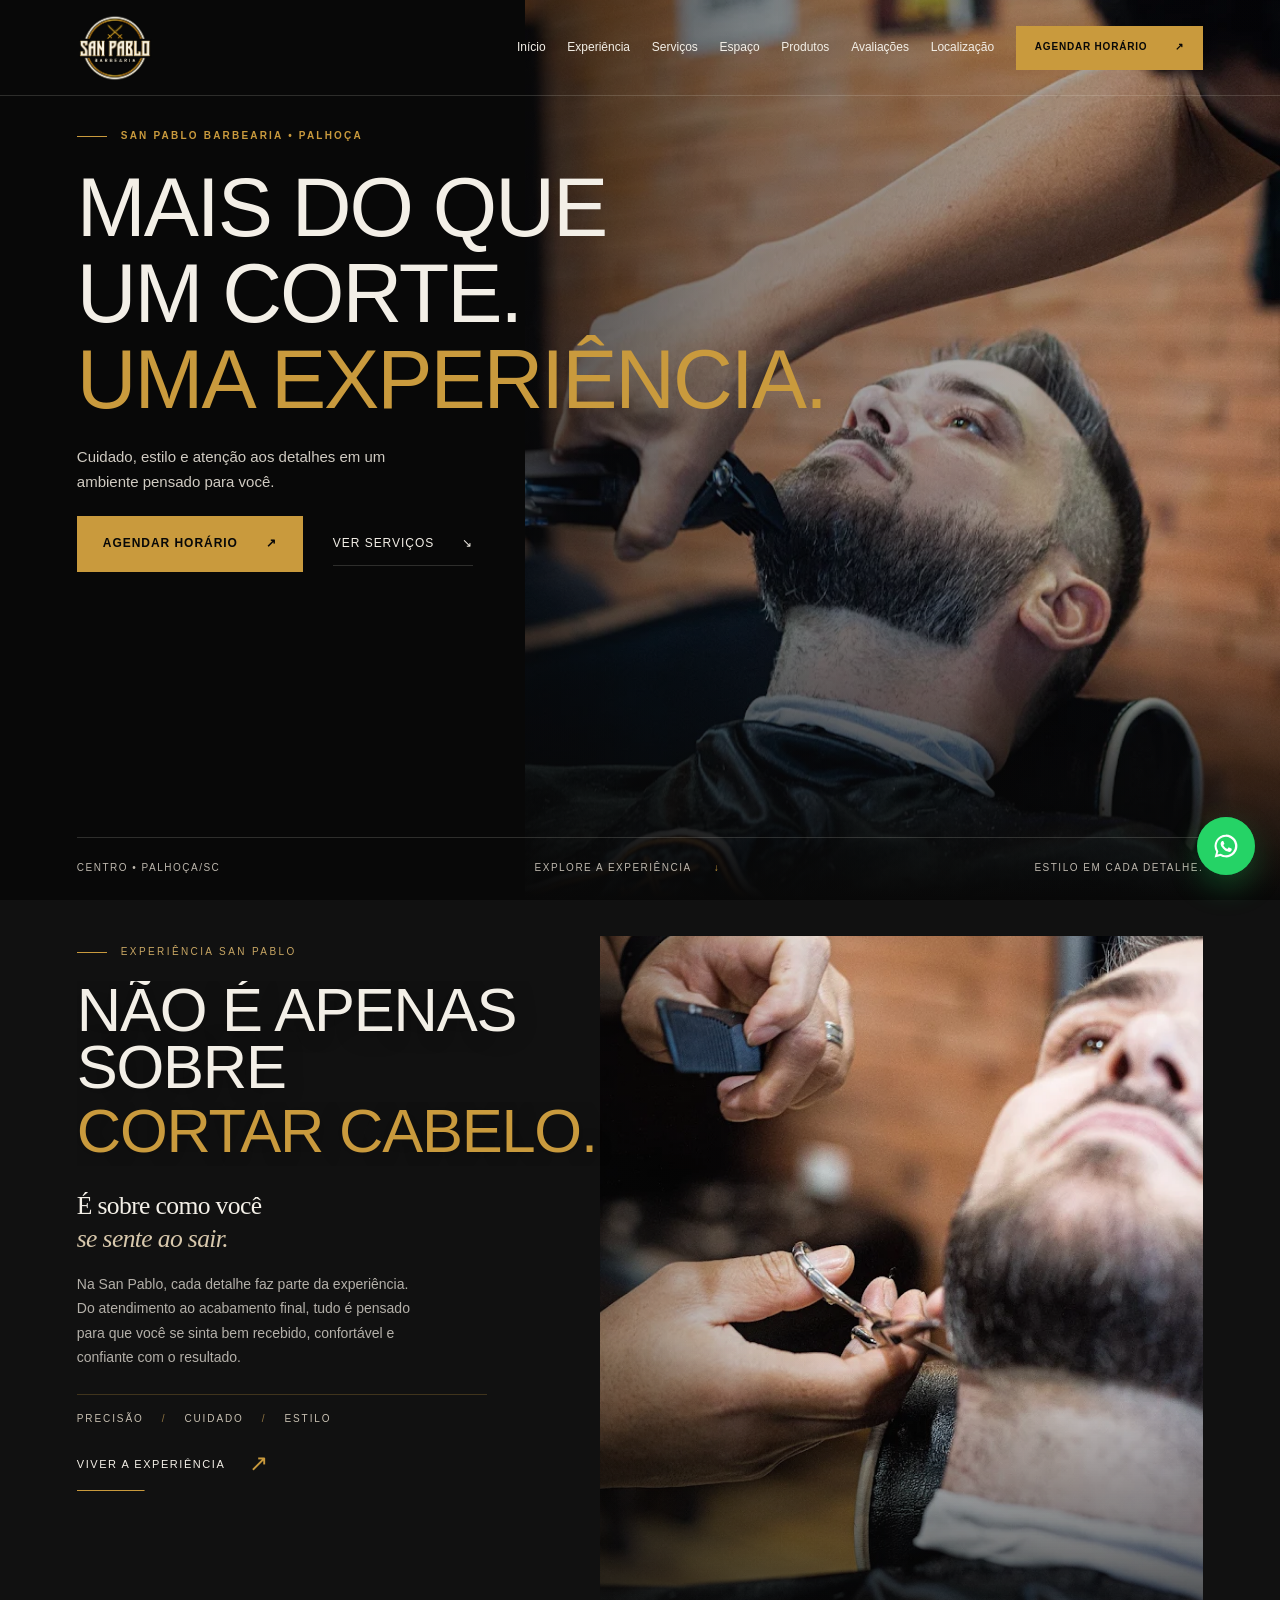
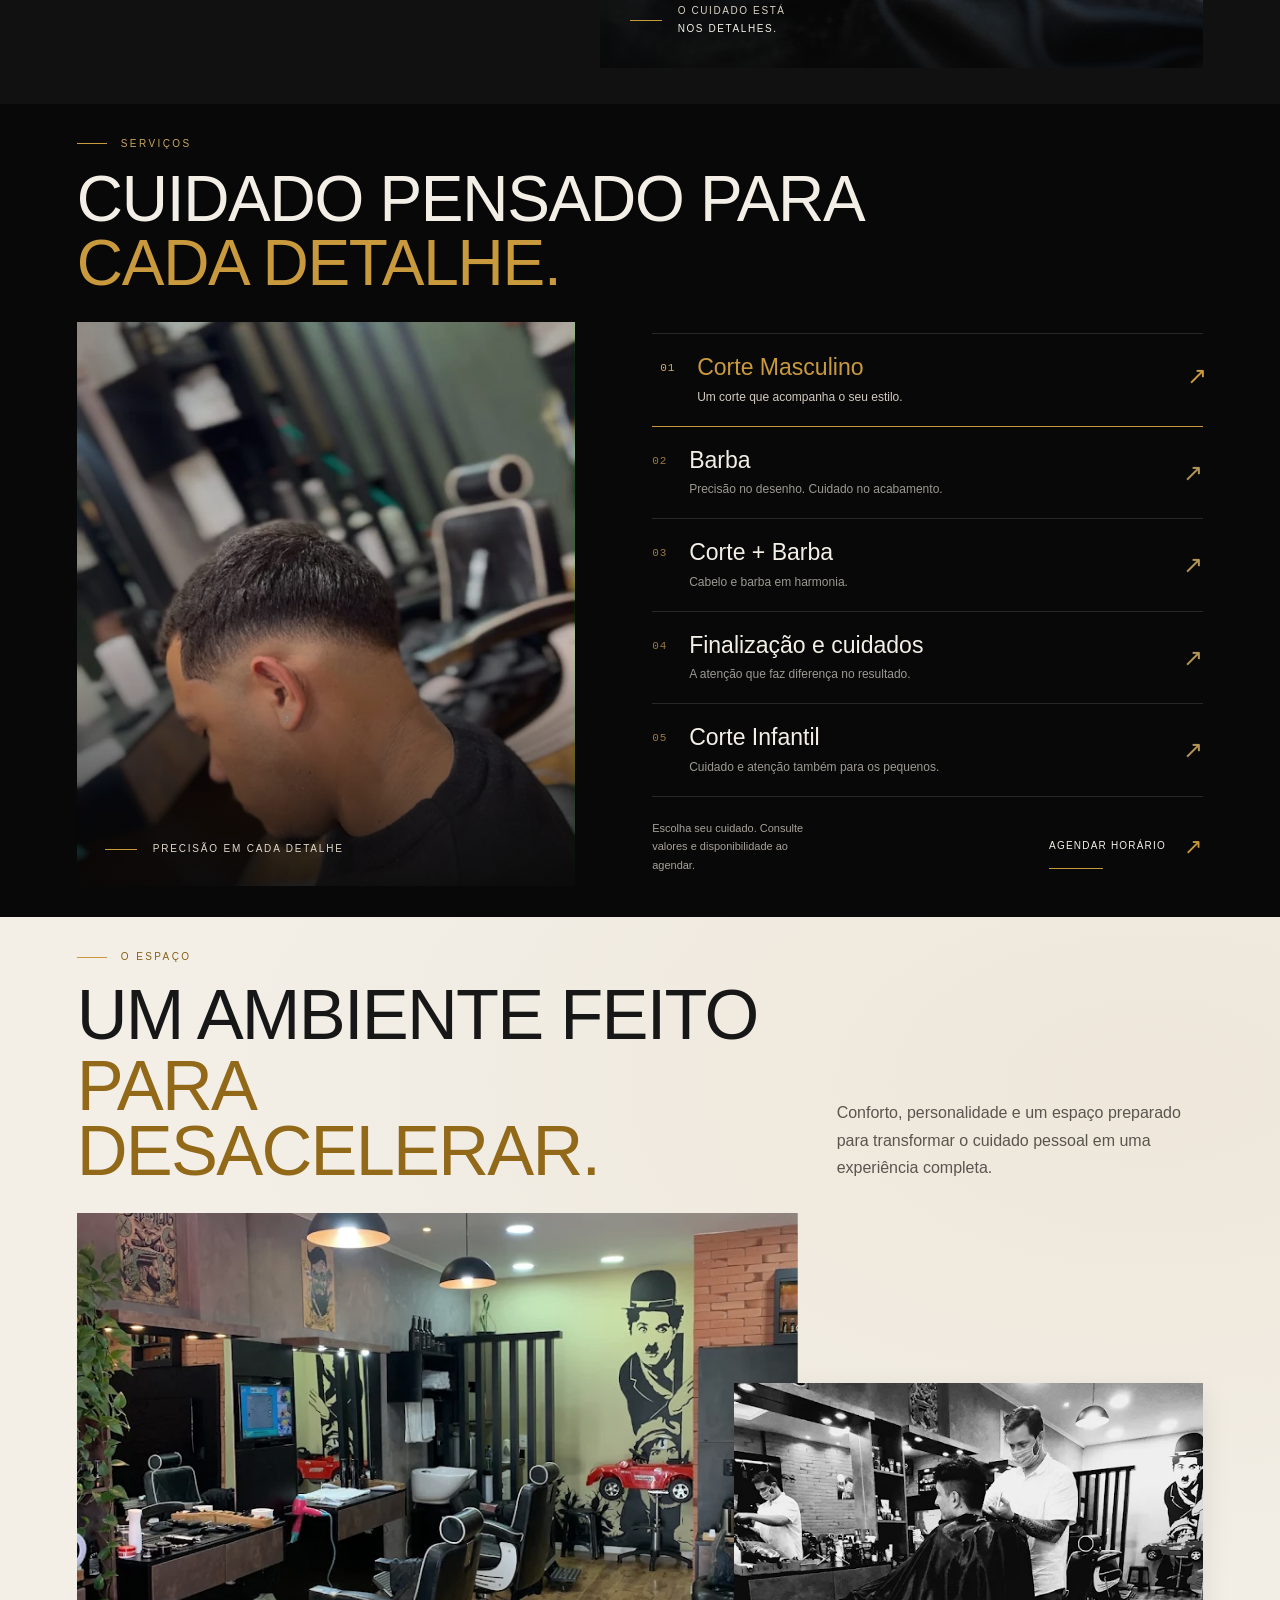
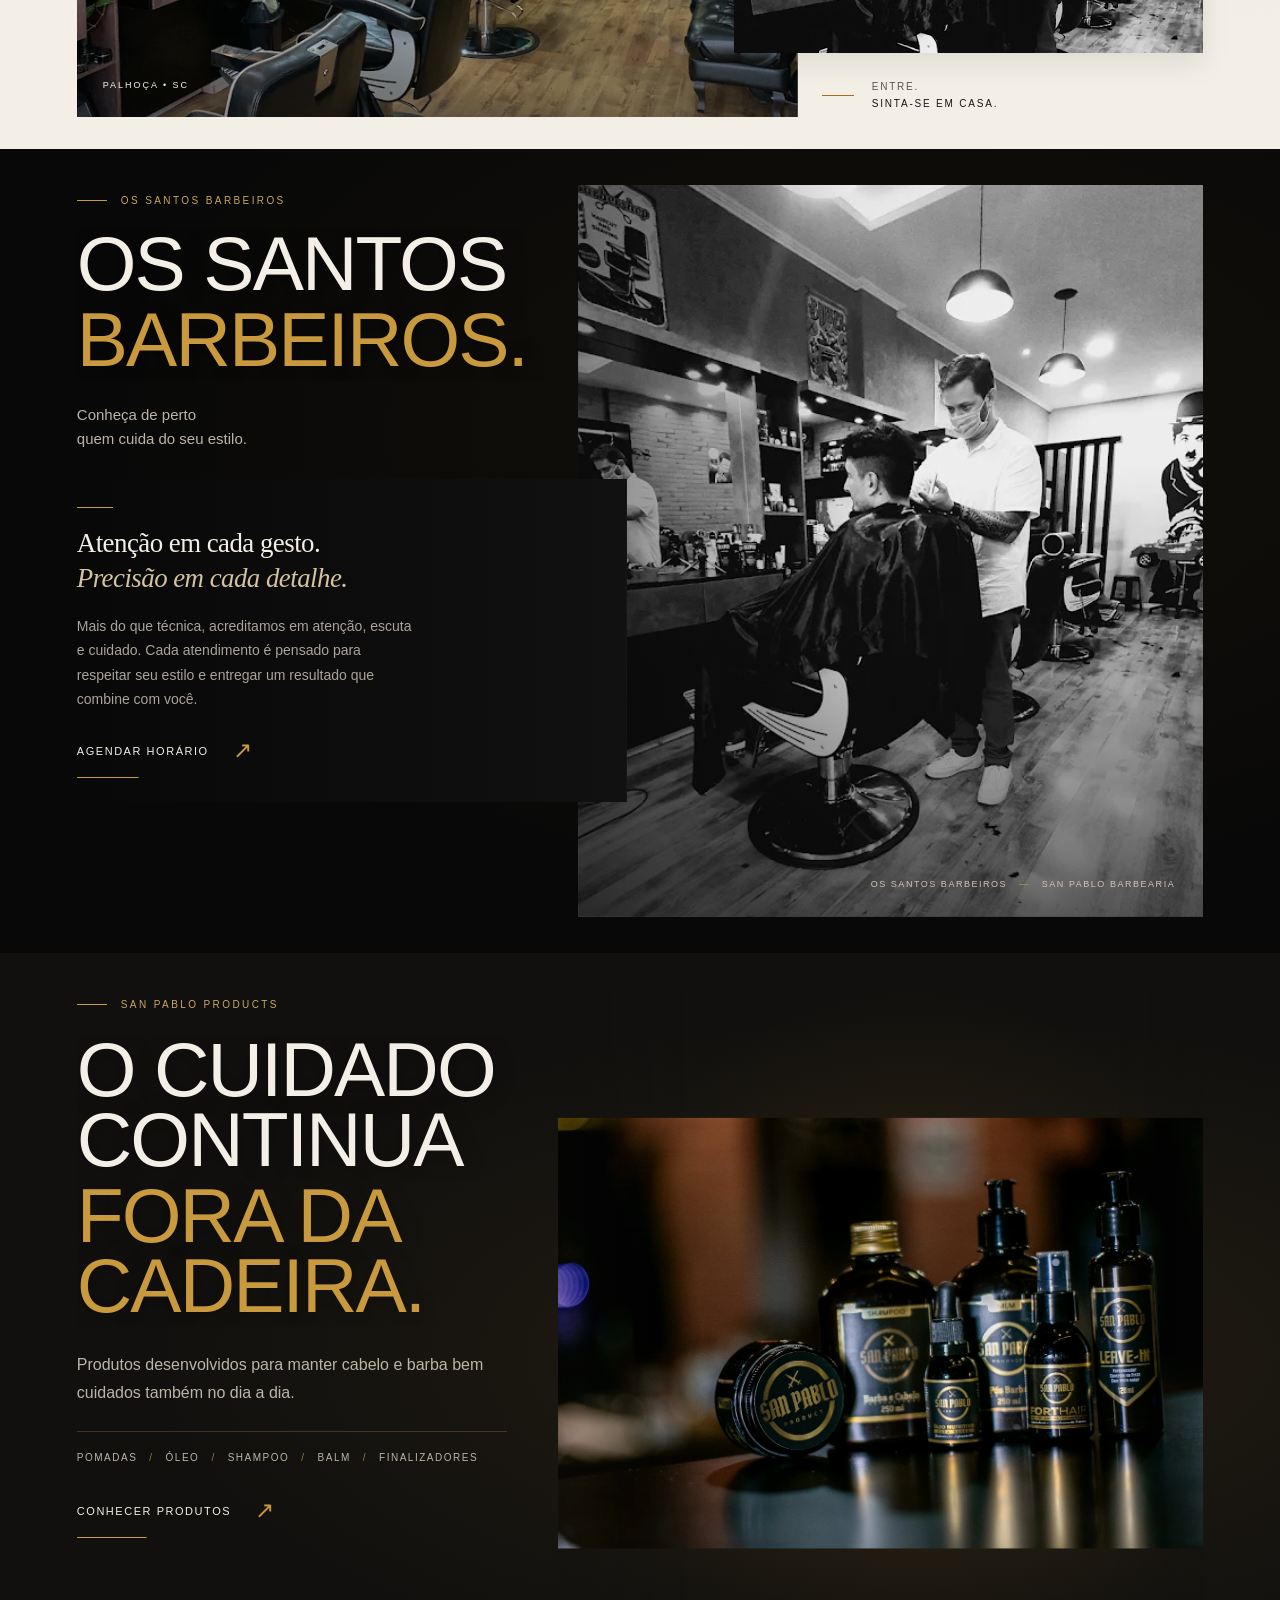
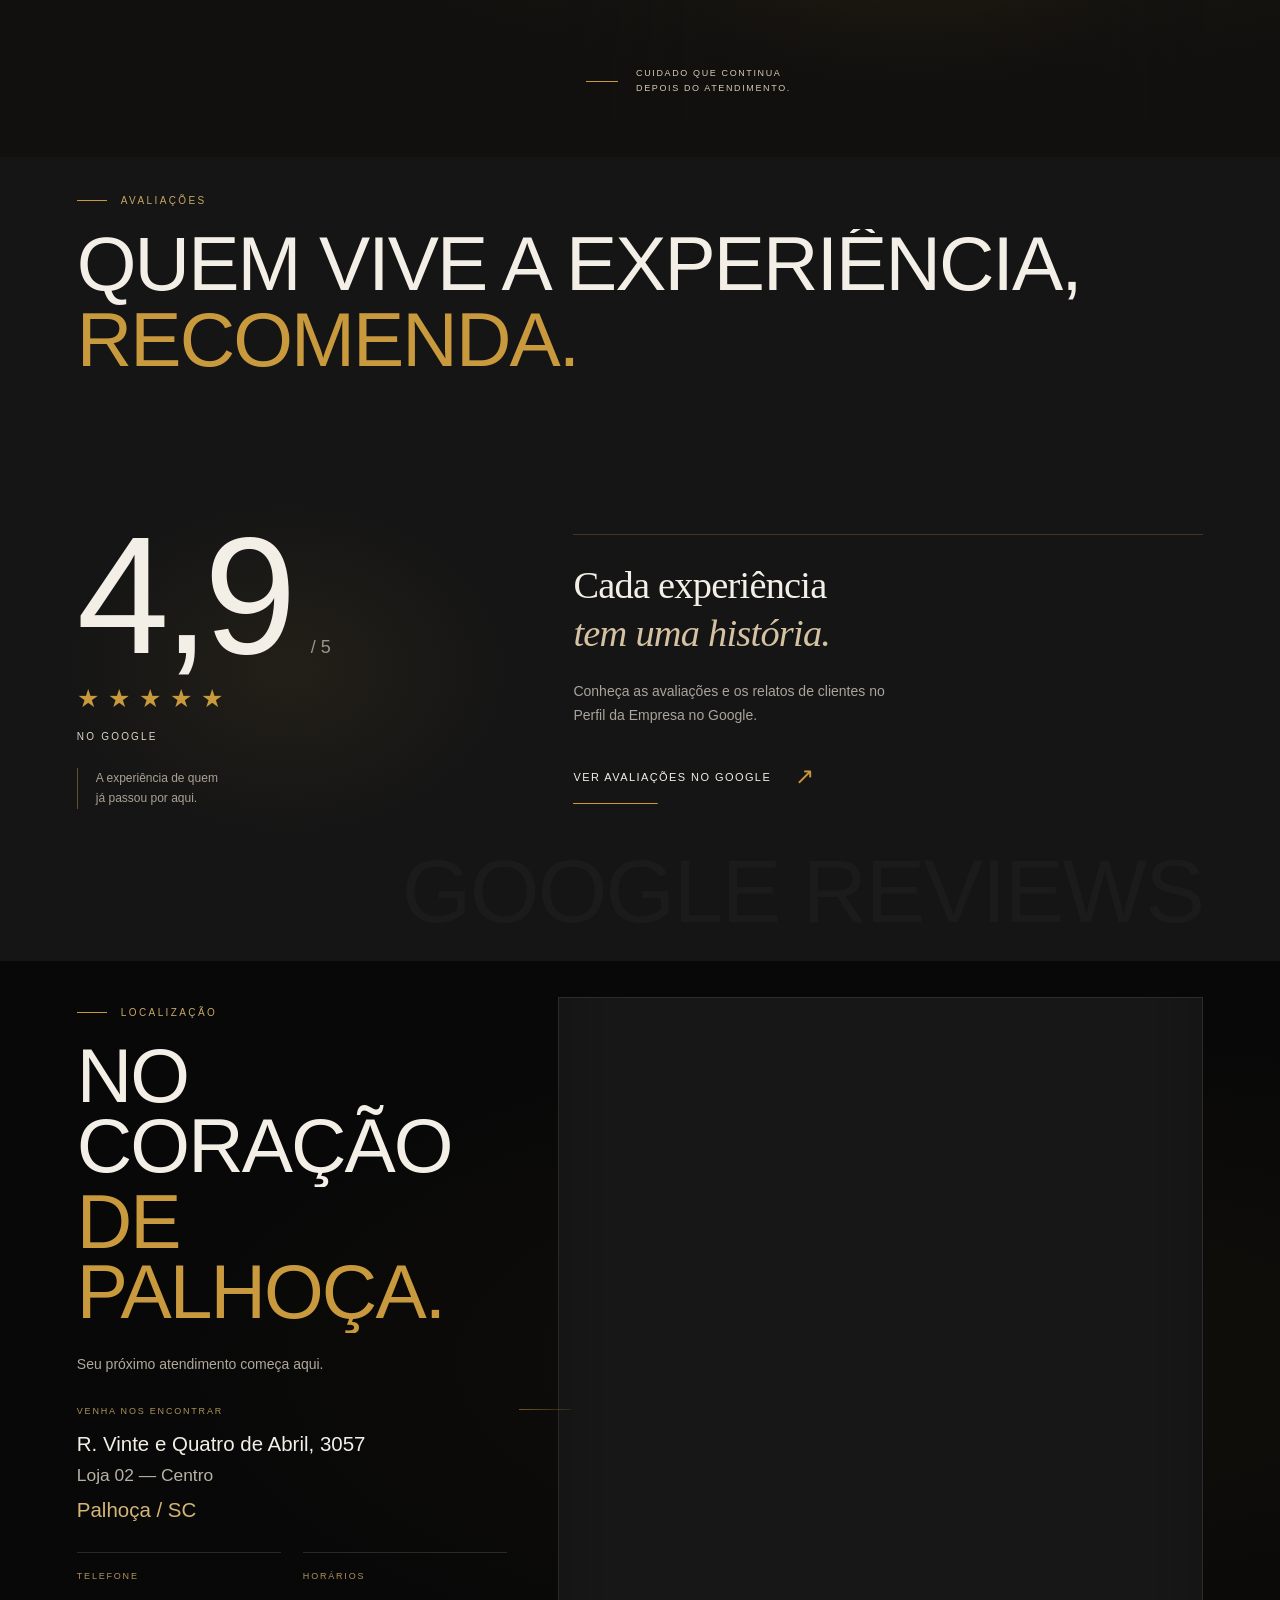
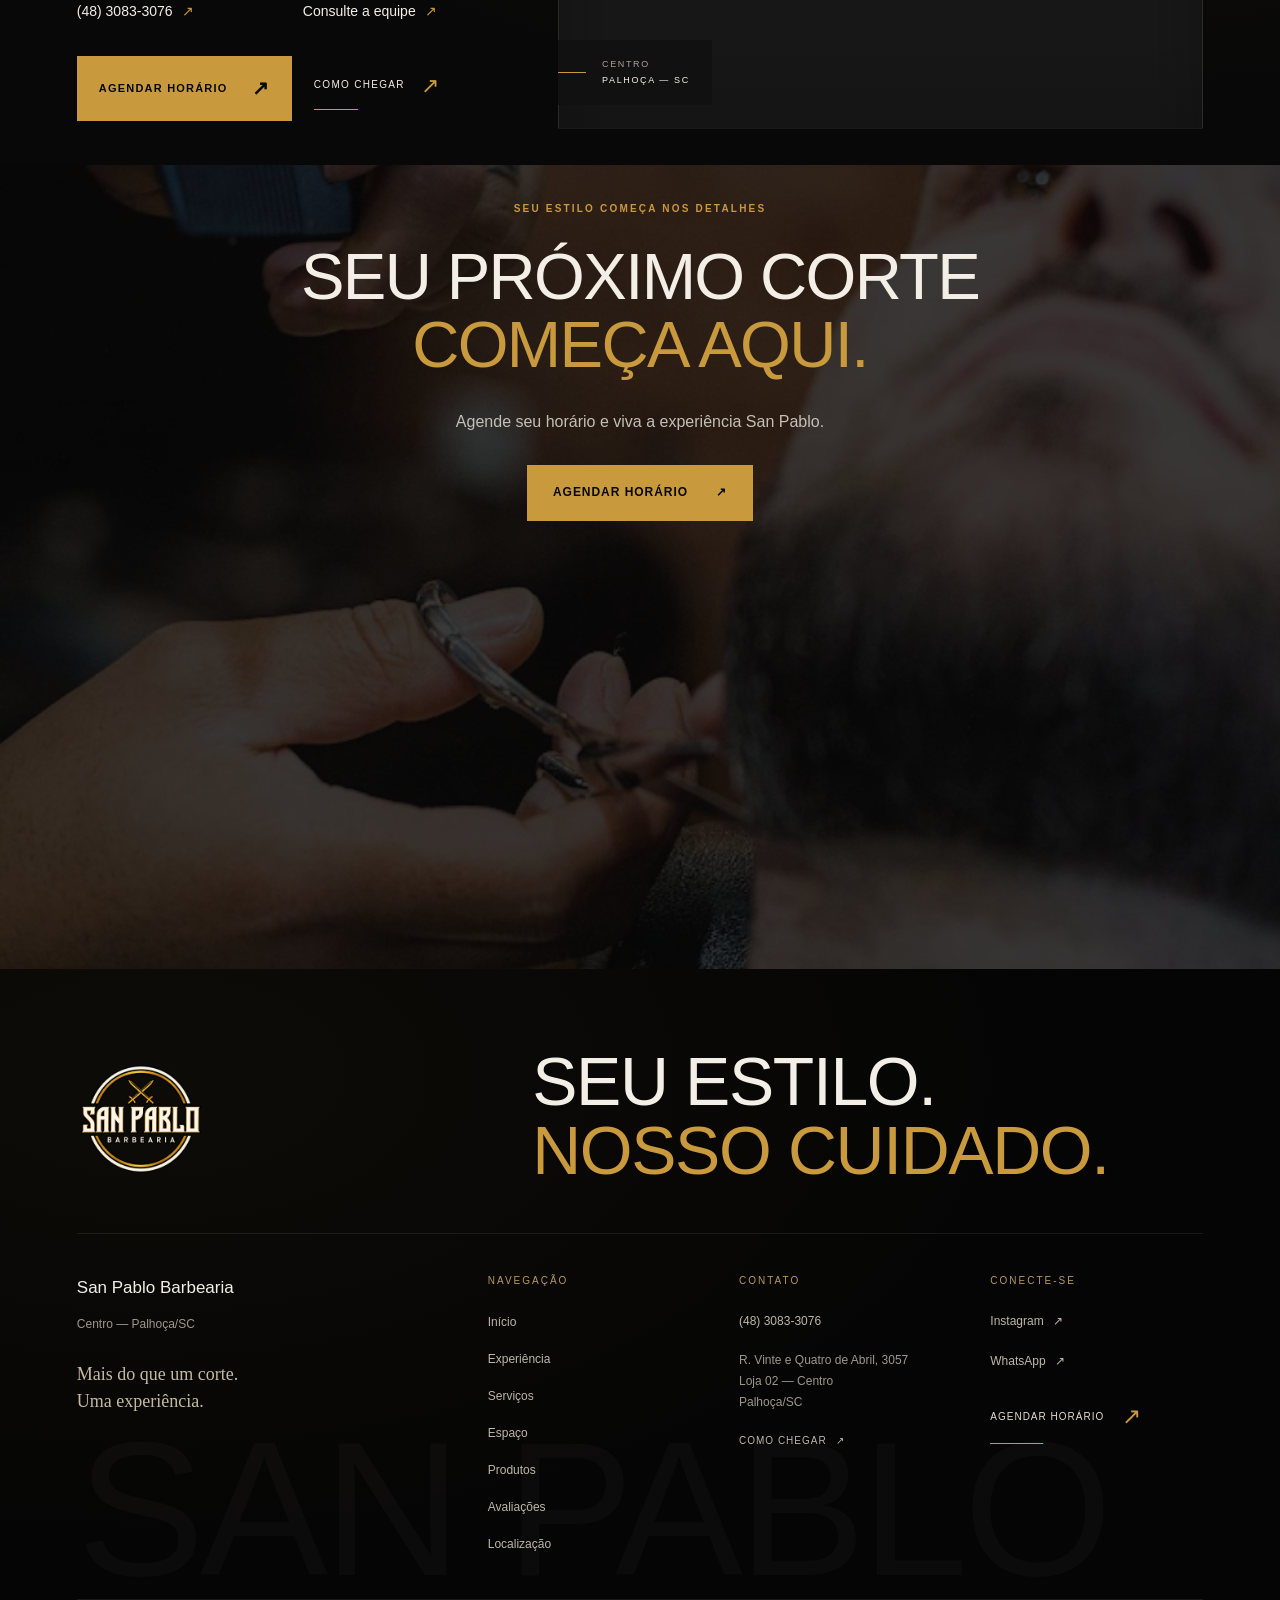
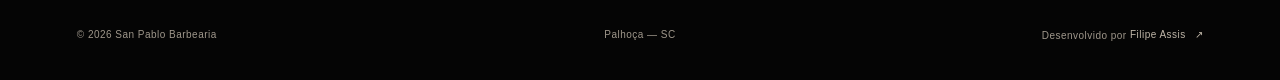
<file: index.html>
<!doctype html>
<html lang="pt-BR">
  <head>
    <meta charset="utf-8" />
    <meta name="viewport" content="width=device-width, initial-scale=1" />
    <meta name="theme-color" content="#080808" />
    <title>San Pablo Barbearia em Palhoça | Corte, Barba e Estilo</title>
    <meta
      name="description"
      content="Barbearia em Palhoça com atendimento profissional, corte masculino, barba e cuidados completos. Conheça a San Pablo Barbearia e agende seu horário."
    />
    <meta property="og:type" content="website" />
    <meta property="og:locale" content="pt_BR" />
    <meta
      property="og:title"
      content="San Pablo Barbearia | Mais do que um corte. Uma experiência."
    />
    <meta
      property="og:description"
      content="Estilo, cuidado e atenção aos detalhes no Centro de Palhoça. Conheça a experiência San Pablo."
    />
    <meta property="og:image" content="assets/img/san-pablo-products.webp" />
    <!-- Inserir canonical e URLs absolutas de Open Graph após confirmar o domínio oficial. -->
    <link rel="icon" type="image/png" href="assets/img/san-pablo-logo.png" />
    <link rel="stylesheet" href="assets/css/style.css" />
    <link rel="stylesheet" href="assets/css/responsive.css" />
    <link rel="stylesheet" href="assets/css/animations.css" />
    <script type="application/ld+json">
      {
        "@context": "https://schema.org",
        "@type": "HairSalon",
        "name": "San Pablo Barbearia",
        "telephone": "+554830833076",
        "address": {
          "@type": "PostalAddress",
          "streetAddress": "R. Vinte e Quatro de Abril, 3057 – Loja 02",
          "addressLocality": "Palhoça",
          "addressRegion": "SC",
          "addressCountry": "BR"
        },
        "sameAs": ["https://www.instagram.com/sanpablobarbearia/"]
      }
    </script>
    <script src="assets/js/main.js" defer></script>
    <script src="assets/js/animations.js" defer></script>
  <link rel="stylesheet" href="assets/css/experience.css">
<script src="assets/js/experience.js" defer></script>
<link rel="stylesheet" href="assets/css/services.css">
<script src="assets/js/services.js" defer></script>
<link rel="stylesheet" href="assets/css/space.css">
<script src="assets/js/space.js" defer></script>
<link rel="stylesheet" href="assets/css/team.css">
<script src="assets/js/team.js" defer></script>
<link rel="stylesheet" href="assets/css/products.css">
<script src="assets/js/products.js" defer></script>
<link rel="stylesheet" href="assets/css/reviews.css">
<script src="assets/js/reviews.js" defer></script>
<link rel="stylesheet" href="assets/css/location.css">
<script src="assets/js/location.js" defer></script>
<link rel="stylesheet" href="assets/css/footer.css">
<script src="assets/js/footer.js" defer></script>
</head>
  <body>
    <a class="skip-link" href="#conteudo">Pular para o conteúdo</a>
    <header class="site-header" id="header">
      <a class="brand" href="#inicio" aria-label="San Pablo — início"
        ><img
          src="assets/img/san-pablo-logo.png"
          width="76"
          height="76"
          alt="San Pablo Barbearia"
      /></a>
      <nav id="navigation" aria-label="Navegação principal">
        <a href="#inicio">Início</a><a href="#experiencia">Experiência</a
        ><a href="#servicos">Serviços</a><a href="#espaco">Espaço</a
        ><a href="#produtos">Produtos</a><a href="#avaliacoes">Avaliações</a
        ><a href="#localizacao">Localização</a
        ><a
          class="button button-small"
          href="https://wa.me/554830833076?text=Ol%C3%A1!%20Gostaria%20de%20agendar%20um%20hor%C3%A1rio%20na%20San%20Pablo."
          data-booking
           target="_blank" rel="noopener noreferrer">Agendar horário <span aria-hidden="true">↗</span></a
        >
      </nav>
      <button
        class="menu-toggle"
        aria-controls="navigation"
        aria-expanded="false"
        aria-label="Abrir menu"
      >
        <span></span><span></span>
      </button>
    </header>
    <main id="conteudo">
      <section class="hero" id="inicio" aria-labelledby="hero-title">
        <div class="hero-photo">
          <img
            src="assets/img/san-pablo-barba-2.webp"
            alt="Atendimento de barba com atenção ao acabamento na San Pablo"
            width="680"
            height="1020"
            fetchpriority="high"
          />
        </div>
        <div class="hero-shade"></div>
        <div class="hero-content">
          <p class="eyebrow"><span></span> San Pablo Barbearia • Palhoça</p>
          <h1 id="hero-title">
            Mais do que<br />um corte.<br /><em>Uma experiência.</em>
          </h1>
          <p class="hero-description">
            Cuidado, estilo e atenção aos detalhes em um ambiente pensado para
            você.
          </p>
          <div class="button-group">
            <a
              class="button"
              href="https://wa.me/554830833076?text=Ol%C3%A1!%20Gostaria%20de%20agendar%20um%20hor%C3%A1rio%20na%20San%20Pablo."
              data-booking
               target="_blank" rel="noopener noreferrer">Agendar horário <span aria-hidden="true">↗</span></a
            ><a class="text-link" href="#servicos"
              >Ver serviços <span aria-hidden="true">↘</span></a
            >
          </div>
        </div>
        <div class="hero-bottom">
          <span>Centro • Palhoça/SC</span
          ><a href="#experiencia"
            >Explore a experiência <span aria-hidden="true">↓</span></a
          ><span class="hero-signature">Estilo em cada detalhe.</span>
        </div>
      </section>
      <section class="section experience" id="experiencia" aria-labelledby="experience-title">
        <div class="experience-layout">
          <div class="experience-content">
            <div class="experience-heading">
              <p class="eyebrow"><span aria-hidden="true"></span>Experiência San Pablo</p>
              <h2 id="experience-title"><span class="experience-title-mask"><span class="experience-title-line">Não é apenas sobre</span></span><span class="experience-title-mask"><em class="experience-title-line">cortar cabelo.</em></span></h2>
            </div>
            <div class="experience-story">
              <p class="experience-statement">É sobre como você<br><span>se sente ao sair.</span></p>
              <p class="experience-description">Na San Pablo, cada detalhe faz parte da experiência. Do atendimento ao acabamento final, tudo é pensado para que você se sinta bem recebido, confortável e confiante com o resultado.</p>
            </div>
            <div class="experience-details">
              <ul class="experience-values" aria-label="Valores da experiência San Pablo"><li>Precisão</li><li>Cuidado</li><li>Estilo</li></ul>
              <a class="experience-cta" href="https://wa.me/554830833076?text=Ol%C3%A1!%20Gostaria%20de%20agendar%20um%20hor%C3%A1rio%20na%20San%20Pablo." data-booking target="_blank" rel="noopener noreferrer"><span>Viver a experiência</span><span class="experience-cta-arrow" aria-hidden="true">↗</span></a>
            </div>
          </div>
          <div class="experience-visual">
            <figure class="experience-portrait">
              <img src="assets/img/san-pablo-barba.webp" alt="Precisão no acabamento da barba com tesoura na San Pablo" width="680" height="1020" loading="lazy">
              <figcaption><span class="experience-caption-line" aria-hidden="true"></span><span>O cuidado está<br><strong>nos detalhes.</strong></span></figcaption>
            </figure>
          </div>
        </div>
      </section>
      <section class="section services" id="servicos" aria-labelledby="services-title">
        <div class="services-heading">
          <p class="eyebrow"><span aria-hidden="true"></span>Serviços</p>
          <h2 id="services-title"><span class="services-title-mask"><span>Cuidado pensado para</span></span><span class="services-title-mask"><em>Cada detalhe.</em></span></h2>
        </div>
        <div class="services-composition">
          <figure class="services-preview" id="services-preview">
            <div class="services-photo-layers">
              <img class="services-photo is-current" src="assets/img/san-pablo-corte-2.webp" alt="Corte masculino com acabamento preciso na San Pablo" width="575" height="1018" loading="lazy">
              <img class="services-photo" src="assets/img/san-pablo-corte-2.webp" alt="" aria-hidden="true" width="575" height="1018" loading="lazy">
            </div>
            <figcaption><span aria-hidden="true"></span>Precisão em cada detalhe</figcaption>
          </figure>
          <div class="services-selection">
            <ol class="services-options" aria-label="Escolha um serviço para visualizar"><li><button type="button" class="service-choice is-active" aria-pressed="true" aria-controls="services-preview" data-service-image="assets/img/san-pablo-corte-2.webp" data-service-alt="Corte masculino com acabamento preciso na San Pablo" data-service-position="50% 38%" data-price="" data-duration=""><span class="service-choice-number">01</span><span class="service-choice-copy"><span class="service-choice-name">Corte Masculino</span><span class="service-choice-description">Um corte que acompanha o seu estilo.</span></span><span class="service-choice-arrow" aria-hidden="true">↗</span></button></li>
<li><button type="button" class="service-choice " aria-pressed="false" aria-controls="services-preview" data-service-image="assets/img/san-pablo-barba.webp" data-service-alt="Acabamento da barba com tesoura na San Pablo" data-service-position="50% 43%" data-price="" data-duration=""><span class="service-choice-number">02</span><span class="service-choice-copy"><span class="service-choice-name">Barba</span><span class="service-choice-description">Precisão no desenho. Cuidado no acabamento.</span></span><span class="service-choice-arrow" aria-hidden="true">↗</span></button></li>
<li><button type="button" class="service-choice " aria-pressed="false" aria-controls="services-preview" data-service-image="assets/img/san-pablo-barba-2.webp" data-service-alt="Atendimento de cabelo e barba na San Pablo" data-service-position="50% 42%" data-price="" data-duration=""><span class="service-choice-number">03</span><span class="service-choice-copy"><span class="service-choice-name">Corte + Barba</span><span class="service-choice-description">Cabelo e barba em harmonia.</span></span><span class="service-choice-arrow" aria-hidden="true">↗</span></button></li>
<li><button type="button" class="service-choice " aria-pressed="false" aria-controls="services-preview" data-service-image="assets/img/san-pablo-locao.webp" data-service-alt="Aplicação de produto durante a finalização na San Pablo" data-service-position="50% 42%" data-price="" data-duration=""><span class="service-choice-number">04</span><span class="service-choice-copy"><span class="service-choice-name">Finalização e cuidados</span><span class="service-choice-description">A atenção que faz diferença no resultado.</span></span><span class="service-choice-arrow" aria-hidden="true">↗</span></button></li>
<li><button type="button" class="service-choice " aria-pressed="false" aria-controls="services-preview" data-service-image="assets/img/san-pablo-criancas.webp" data-service-alt="Corte infantil na cadeira em formato de carrinho na San Pablo" data-service-position="50% 38%" data-price="" data-duration=""><span class="service-choice-number">05</span><span class="service-choice-copy"><span class="service-choice-name">Corte Infantil</span><span class="service-choice-description">Cuidado e atenção também para os pequenos.</span></span><span class="service-choice-arrow" aria-hidden="true">↗</span></button></li></ol>
            <div class="services-booking"><p>Escolha seu cuidado. Consulte valores e disponibilidade ao agendar.</p><a class="services-cta" href="https://wa.me/554830833076?text=Ol%C3%A1!%20Gostaria%20de%20agendar%20um%20hor%C3%A1rio%20na%20San%20Pablo." data-booking target="_blank" rel="noopener noreferrer"><span>Agendar horário</span><span aria-hidden="true">↗</span></a></div>
          </div>
        </div>
      </section>
      <section class="section space" id="espaco" aria-labelledby="space-title">
        <div class="space-editorial-heading">
          <div><p class="eyebrow"><span aria-hidden="true"></span>O espaço</p>
          <h2 id="space-title"><span class="space-title-mask"><span>Um ambiente feito</span></span><span class="space-title-mask"><em>para desacelerar.</em></span></h2></div>
          <p class="space-introduction">Conforto, personalidade e um espaço preparado para transformar o cuidado pessoal em uma experiência completa.</p>
        </div>
        <div class="space-composition">
          <figure class="space-primary"><div class="space-photo-frame"><img src="assets/img/san-pablo-cortes.webp" alt="Interior da San Pablo com cadeiras, espelhos e iluminação acolhedora" width="765" height="1020" loading="lazy"></div><figcaption>Palhoça • SC</figcaption></figure>
          <figure class="space-secondary"><div class="space-photo-frame"><img src="assets/img/san-pablo-corte.webp" alt="Atendimento na San Pablo, apresentado em preto e branco" width="574" height="1020" loading="lazy"></div><figcaption><span aria-hidden="true"></span><span>Entre.<br><strong>Sinta-se em casa.</strong></span></figcaption></figure>
        </div>
      </section>
      <section class="section team" id="equipe" aria-labelledby="team-title">
        <div class="team-editorial">
          <div class="team-heading">
            <p class="eyebrow"><span aria-hidden="true"></span>Os Santos Barbeiros</p>
            <h2 id="team-title"><span class="team-title-mask"><span>Os Santos</span></span><span class="team-title-mask"><em>Barbeiros.</em></span></h2>
            <p class="team-introduction">Conheça de perto<br>quem cuida do seu estilo.</p>
          </div>
          <figure class="team-portrait"><img src="assets/img/san-pablo-corte.webp" alt="Profissional da San Pablo durante um atendimento, em preto e branco" width="574" height="1020" loading="lazy"><figcaption>Os Santos Barbeiros <span aria-hidden="true">—</span> San Pablo Barbearia</figcaption></figure>
          <div class="team-message">
            <span class="team-message-line" aria-hidden="true"></span>
            <p class="team-statement">Atenção em cada gesto.<br><em>Precisão em cada detalhe.</em></p>
            <p class="team-description">Mais do que técnica, acreditamos em atenção, escuta e cuidado. Cada atendimento é pensado para respeitar seu estilo e entregar um resultado que combine com você.</p>
            <a class="team-cta" href="https://wa.me/554830833076?text=Ol%C3%A1!%20Gostaria%20de%20agendar%20um%20hor%C3%A1rio%20na%20San%20Pablo." data-booking target="_blank" rel="noopener noreferrer"><span>Agendar horário</span><span aria-hidden="true">↗</span></a>
          </div>
        </div>
        <!-- Espaço reservado para equipe real; preencher somente com fotos, nomes e especialidades confirmados. -->
        <div id="team-members" hidden></div>
        <template id="team-card-template"><article class="team-card"><img loading="lazy" alt=""><h3></h3><p></p><a class="button" target="_blank" rel="noopener noreferrer">Agendar horário</a></article></template>
      </section>
      <section class="section products" id="produtos" aria-labelledby="products-title">
        <div class="products-campaign">
          <div class="products-copy">
            <p class="eyebrow"><span aria-hidden="true"></span>San Pablo Products</p>
            <h2 id="products-title"><span class="products-title-mask"><span>O cuidado continua</span></span><span class="products-title-mask"><em>fora da cadeira.</em></span></h2>
            <p class="products-description">Produtos desenvolvidos para manter cabelo e barba bem cuidados também no dia a dia.</p>
          </div>
          <figure class="products-visual">
            <div class="products-image-frame"><img src="assets/img/san-pablo-products.webp" alt="Linha própria San Pablo Products com pomada, shampoo, óleo para barba, balm e leave-in" width="1360" height="907" loading="lazy"></div>
            <figcaption><span aria-hidden="true"></span>Cuidado que continua<br>depois do atendimento.</figcaption>
          </figure>
          <div class="products-details">
            <ul class="products-categories" aria-label="Categorias da linha San Pablo"><li>Pomadas</li><li>Óleo</li><li>Shampoo</li><li>Balm</li><li>Finalizadores</li></ul>
            <a class="products-editorial-cta" href="https://wa.me/554830833076?text=Ol%C3%A1!%20Gostaria%20de%20conhecer%20os%20produtos%20San%20Pablo." data-products target="_blank" rel="noopener noreferrer"><span>Conhecer produtos</span><span aria-hidden="true">↗</span></a>
          </div>
        </div>
      </section>
      <section class="section reviews" id="avaliacoes" aria-labelledby="reviews-title">
        <div class="reviews-editorial">
          <div class="reviews-heading"><p class="eyebrow"><span aria-hidden="true"></span>Avaliações</p><h2 id="reviews-title"><span class="reviews-title-mask"><span>Quem vive a experiência,</span></span><span class="reviews-title-mask"><em>recomenda.</em></span></h2></div>
          <div class="reviews-composition">
            <div class="reviews-rating">
              <p class="reviews-score" aria-label="Nota 4,9 de 5 no Google"><span data-rating-value aria-hidden="true">4,9</span><span class="reviews-score-max" aria-hidden="true">/ 5</span></p>
              <div class="reviews-stars" aria-label="Cinco estrelas"><span aria-hidden="true">★</span><span aria-hidden="true">★</span><span aria-hidden="true">★</span><span aria-hidden="true">★</span><span aria-hidden="true">★</span></div>
              <p class="reviews-origin">No Google</p><p class="reviews-rating-note">A experiência de quem<br>já passou por aqui.</p>
            </div>
            <div class="reviews-evidence">
              <div class="reviews-fallback"><p class="reviews-editorial-message">Cada experiência<br><em>tem uma história.</em></p><p class="reviews-description">Conheça as avaliações e os relatos de clientes no Perfil da Empresa no Google.</p></div>
              <div class="reviews-rotator" hidden><div class="reviews-slide"><blockquote class="reviews-quote"></blockquote><p class="reviews-author"></p><p class="reviews-slide-origin"><span aria-label="Cinco estrelas">★★★★★</span> Avaliação no Google</p></div><div class="reviews-controls" hidden><button type="button" data-review-prev aria-label="Avaliação anterior">←</button><span data-review-position aria-live="polite"></span><button type="button" data-review-next aria-label="Próxima avaliação">→</button><button type="button" data-review-pause aria-label="Pausar alternância automática">Ⅱ</button></div></div>
              <a class="reviews-cta" href="https://www.google.com/maps/search/?api=1&query=San+Pablo+Barbearia+Palho%C3%A7a" target="_blank" rel="noopener noreferrer"><span>Ver avaliações no Google</span><span aria-hidden="true">↗</span></a>
            </div>
          </div>
        </div>
        <!-- Somente avaliações verificadas. Formato: [{"text":"Trecho fiel","author":"Nome real","source":"URL da avaliação no Google"}]. -->
        <script type="application/json" id="reviews-data">[]</script>
      </section>
      <section class="section location" id="localizacao" aria-labelledby="location-title">
        <div class="location-destination">
          <div class="location-copy">
            <p class="eyebrow"><span aria-hidden="true"></span>Localização</p>
            <h2 id="location-title"><span class="location-title-mask"><span>No coração</span></span><span class="location-title-mask"><em>de Palhoça.</em></span></h2>
            <p class="location-introduction">Seu próximo atendimento começa aqui.</p>
            <div class="location-address"><p class="location-label">Venha nos encontrar</p><address>R. Vinte e Quatro de Abril, 3057<br><span>Loja 02 — Centro</span><strong>Palhoça / SC</strong></address></div>
            <div class="location-contacts"><div><p class="location-label">Telefone</p><a href="tel:+554830833076">(48) 3083-3076 <span aria-hidden="true">↗</span></a></div><div><p class="location-label">Horários</p><a href="https://wa.me/554830833076?text=Ol%C3%A1!%20Gostaria%20de%20consultar%20os%20hor%C3%A1rios%20de%20atendimento." target="_blank" rel="noopener noreferrer">Consulte a equipe <span aria-hidden="true">↗</span></a></div></div>
            <div class="location-actions"><a class="location-booking" href="https://wa.me/554830833076?text=Ol%C3%A1!%20Gostaria%20de%20agendar%20um%20hor%C3%A1rio%20na%20San%20Pablo." data-booking target="_blank" rel="noopener noreferrer"><span>Agendar horário</span><span aria-hidden="true">↗</span></a><a class="location-directions" href="https://www.google.com/maps/search/?api=1&query=San+Pablo+Barbearia+Rua+Vinte+e+Quatro+de+Abril+3057+Palhoca" target="_blank" rel="noopener noreferrer"><span>Como chegar</span><span aria-hidden="true">↗</span></a></div>
          </div>
          <div class="location-map"><div class="location-map-surface"><iframe title="Mapa da San Pablo Barbearia em Palhoça" src="https://maps.google.com/maps?q=San%20Pablo%20Barbearia%20Rua%20Vinte%20e%20Quatro%20de%20Abril%203057%20Palhoca&output=embed" loading="lazy" referrerpolicy="no-referrer-when-downgrade"></iframe></div><div class="location-map-label"><span aria-hidden="true"></span><p>Centro<br><strong>Palhoça — SC</strong></p></div></div>
        </div>
      </section>
      <section class="section final-cta">
        <img
          src="assets/img/san-pablo-barba.webp"
          alt=""
          width="680"
          height="1020"
          loading="lazy"
        />
        <div class="final-content" data-reveal>
          <p class="eyebrow">Seu estilo começa nos detalhes</p>
          <h2>Seu próximo corte<br /><em>começa aqui.</em></h2>
          <p>Agende seu horário e viva a experiência San Pablo.</p>
          <a
            class="button"
            href="https://wa.me/554830833076?text=Ol%C3%A1!%20Gostaria%20de%20agendar%20um%20hor%C3%A1rio%20na%20San%20Pablo."
            data-booking
             target="_blank" rel="noopener noreferrer">Agendar horário <span aria-hidden="true">↗</span></a
          >
        </div>
      </section>
    </main>
    <footer class="footer" id="site-footer" aria-label="Rodapé San Pablo Barbearia">
      <div class="footer-signature">
        <a class="footer-logo" href="#inicio" aria-label="San Pablo Barbearia — voltar ao início"><img src="assets/img/san-pablo-logo.png" width="180" height="180" loading="lazy" alt="San Pablo Barbearia"></a>
        <p class="footer-message"><span class="footer-message-mask"><span>Seu estilo.</span></span><span class="footer-message-mask"><em>Nosso cuidado.</em></span></p>
      </div>
      <div class="footer-directory">
        <div class="footer-brand-copy"><p>San Pablo Barbearia</p><span>Centro — Palhoça/SC</span><p class="footer-manifesto">Mais do que um corte.<br>Uma experiência.</p></div>
        <nav class="footer-column" aria-label="Navegação do rodapé"><h2>Navegação</h2><ul><li><a class="footer-link" href="#inicio">Início</a></li><li><a class="footer-link" href="#experiencia">Experiência</a></li><li><a class="footer-link" href="#servicos">Serviços</a></li><li><a class="footer-link" href="#espaco">Espaço</a></li><li><a class="footer-link" href="#produtos">Produtos</a></li><li><a class="footer-link" href="#avaliacoes">Avaliações</a></li><li><a class="footer-link" href="#localizacao">Localização</a></li></ul></nav>
        <div class="footer-column"><h2>Contato</h2><a class="footer-link" href="tel:+554830833076">(48) 3083-3076</a><address>R. Vinte e Quatro de Abril, 3057<br>Loja 02 — Centro<br>Palhoça/SC</address><a class="footer-link footer-small-link" href="https://www.google.com/maps/search/?api=1&query=San+Pablo+Barbearia+Rua+Vinte+e+Quatro+de+Abril+3057+Palhoca" target="_blank" rel="noopener noreferrer">Como chegar <span aria-hidden="true">↗</span></a></div>
        <div class="footer-column"><h2>Conecte-se</h2><a class="footer-link" href="https://www.instagram.com/sanpablobarbearia/" target="_blank" rel="noopener noreferrer">Instagram <span aria-hidden="true">↗</span></a><a class="footer-link" href="https://wa.me/554830833076" target="_blank" rel="noopener noreferrer">WhatsApp <span aria-hidden="true">↗</span></a><a class="footer-booking" href="https://wa.me/554830833076?text=Ol%C3%A1!%20Gostaria%20de%20agendar%20um%20hor%C3%A1rio%20na%20San%20Pablo." data-booking target="_blank" rel="noopener noreferrer"><span>Agendar horário</span><span aria-hidden="true">↗</span></a></div>
      </div>
      <div class="footer-legal"><small>© <span data-year>2026</span> San Pablo Barbearia</small><small class="footer-city">Palhoça — SC</small><small class="footer-credit">Desenvolvido por <a class="footer-link" href="https://www.filipeassis.dev" target="_blank" rel="noopener noreferrer">Filipe Assis <span aria-hidden="true">↗</span></a></small></div>
    </footer>
    <a class="back-top" href="#inicio" aria-label="Voltar ao topo" hidden>↑</a>
    <div class="whatsapp-wrap" hidden>
      <div class="whatsapp-tooltip" id="whatsapp-tip" role="tooltip" aria-hidden="true"><div class="whatsapp-notification-heading notification-status"><span class="whatsapp-status status-dot" aria-hidden="true"></span><strong>Atendimento Online</strong></div><p class="notification-message">Vamos agendar seu horário?</p></div><a
        class="whatsapp"
        data-whatsapp
        aria-label="Agendar pelo WhatsApp"
        aria-describedby="whatsapp-tip"
        target="_blank"
        rel="noopener noreferrer"
        ><svg viewBox="0 0 32 32" width="28" height="28" aria-hidden="true">
          <path
            fill="currentColor"
            d="M16 3a13 13 0 0 0-11.2 19.6L3 29l6.6-1.7A13 13 0 1 0 16 3Zm0 23.5c-2 0-3.9-.5-5.5-1.5l-.4-.2-3.8 1 1-3.7-.3-.4A10.5 10.5 0 1 1 16 26.5Zm5.8-7.9c-.3-.2-1.9-.9-2.2-1s-.5-.2-.7.2l-1 1.2c-.2.2-.4.2-.7.1-1.8-.8-3.1-2-4.1-3.7-.2-.3 0-.5.1-.7l.7-.8c.2-.2.3-.5.2-.7l-1-2.4c-.2-.5-.4-.4-.7-.4h-.6c-.3 0-.6.1-.8.4-.8.8-1.2 1.7-1.1 2.8 0 1.6 1.2 3.2 1.4 3.4.2.2 2.4 3.7 5.9 5.1 2.2.9 3.5.7 4.1.3.6-.4 1.1-1.4 1.2-2.1.1-.6.1-1-.2-1.1Z"
          /></svg
      ></a>
    </div>
  </body>
</html>
</file>
<file: assets/css/style.css>
:root{--black:#080808;--black-soft:#111;--graphite:#171717;--gold:#c99a3d;--off-white:#f3efe7;--gray:#a7a7a7;--line:rgba(243,239,231,.16);--gutter:clamp(24px,6vw,100px);--header-height:96px}*{box-sizing:border-box}html{scroll-behavior:smooth;scroll-padding-top:0}body{margin:0;background:var(--black);color:var(--off-white);font-family:Arial,Helvetica,sans-serif;font-size:16px;line-height:1.65}body.menu-open{overflow:hidden}a{color:inherit;text-decoration:none}button{font:inherit}img{display:block;max-width:100%;object-fit:cover}figure{margin:0}h1,h2,h3,p{margin:0}h1,h2{font-family:Impact,'Arial Narrow',sans-serif;font-weight:400;text-transform:uppercase;letter-spacing:-.025em;line-height:1.04}h1{font-size:clamp(58px,6.6vw,108px)}h2{font-size:clamp(44px,5.1vw,78px)}h1 em,h2 em{font-style:normal;color:var(--gold)}h3{font-size:25px;font-weight:500;line-height:1.3}p{color:var(--gray)}:focus-visible{outline:2px solid var(--gold);outline-offset:6px}::selection{background:var(--gold);color:var(--black)}[hidden]{display:none!important}.skip-link{position:fixed;top:12px;left:20px;transform:translateY(-180%);z-index:100;background:var(--off-white);color:var(--black);padding:12px}.skip-link:focus{transform:none}.site-header{height:var(--header-height);padding:10px var(--gutter);position:fixed;inset:0 0 auto;z-index:30;display:flex;align-items:center;justify-content:space-between;border-bottom:1px solid var(--line);transition:background .3s,box-shadow .3s}.site-header.is-scrolled{background:rgba(8,8,8,.94);backdrop-filter:blur(14px);box-shadow:0 8px 30px #0003}.brand img{width:76px;height:76px;object-fit:contain}.site-header nav{display:flex;align-items:center;gap:clamp(12px,1.7vw,28px)}nav>a{font-size:12px;white-space:nowrap}nav>a:not(.button){position:relative}nav>a:not(.button):after{content:'';position:absolute;bottom:-7px;left:0;width:100%;height:1px;background:var(--gold);transform:scaleX(0);transform-origin:left;transition:transform .25s}nav>a:hover:after,nav>a:focus-visible:after{transform:scaleX(1)}.button{display:inline-flex;align-items:center;justify-content:space-between;gap:28px;min-height:56px;padding:16px 25px;background:var(--gold);color:#080808;font-size:12px;font-weight:700;letter-spacing:.08em;text-transform:uppercase;border:1px solid var(--gold);transition:background .25s,transform .25s}.button:hover{background:#dbb163;transform:translateY(-2px)}.button-small{padding:12px 18px;min-height:44px;font-size:10px}.button-outline{background:transparent;color:var(--off-white)}.button-outline:hover{color:var(--black)}.button-group{display:flex;align-items:center;gap:30px;flex-wrap:wrap}.text-link{display:inline-flex;align-items:center;justify-content:space-between;gap:28px;min-height:44px;font-size:12px;letter-spacing:.08em;text-transform:uppercase;border-bottom:1px solid var(--line);transition:color .25s,border-color .25s}.text-link:hover{color:var(--gold);border-color:var(--gold)}.menu-toggle{display:none}.eyebrow{font-size:10px;font-weight:700;letter-spacing:.22em;text-transform:uppercase;color:var(--gold);margin-bottom:26px;display:flex;align-items:center;gap:14px}.eyebrow>span{width:30px;height:1px;background:var(--gold)}.hero{position:relative;display:flex;flex-direction:column;align-items:stretch;justify-content:space-between;gap:48px;padding:calc(var(--header-height) + 60px) var(--gutter) 28px;isolation:isolate}.hero-photo{position:absolute;inset:0 0 0 41%;z-index:-3}.hero-photo img{width:100%;height:100%;object-position:50% 40%}.hero-shade{position:absolute;inset:0;z-index:-2;background:linear-gradient(90deg,#080808 0%,#080808ef 24%,#08080865 58%,#08080818 100%),linear-gradient(0deg,#080808 0%,transparent 35%,#08080825 80%)}.hero-content{max-width:900px}.hero-description{max-width:360px;margin:30px 0;color:#d0cbc2;font-size:15px}.hero-bottom{display:flex;align-items:center;justify-content:space-between;padding-top:22px;border-top:1px solid var(--line);font-size:10px;text-transform:uppercase;letter-spacing:.15em;color:#bdb7ad}.hero-bottom a{display:flex;gap:22px}.hero-bottom a span{color:var(--gold)}/* Seções crescem com o conteúdo; header e footer não seguem esta altura. */
.section,section{min-height:calc(100svh - var(--header-height));height:auto}
.hero{min-height:100svh}
section[id]{scroll-margin-top:var(--header-height)}
#inicio{scroll-margin-top:0}
.section{padding:100px var(--gutter)}.section-heading{margin-bottom:54px}.section-heading>p:not(.eyebrow){max-width:490px;margin-top:25px}.experience{background:var(--black-soft)}.experience-grid{display:grid;grid-template-columns:1fr 1fr;gap:10%;align-items:center}.experience-copy{max-width:450px}.lead{font-size:clamp(24px,2.3vw,34px);line-height:1.35;color:var(--off-white);margin-bottom:25px}.experience-copy>p:not(.lead){margin-bottom:36px}.values{display:flex;gap:26px;padding:24px 0;margin-bottom:24px;border-top:1px solid var(--line);border-bottom:1px solid var(--line);font-size:10px;letter-spacing:.15em;text-transform:uppercase}.editorial-image{position:relative;margin-top:-130px}.editorial-image img{width:100%;height:520px;object-position:center 45%}.editorial-image figcaption{position:absolute;bottom:0;left:0;right:0;padding:50px 25px 22px;background:linear-gradient(transparent,#000b);font-size:11px;letter-spacing:.12em;text-transform:uppercase}.services-grid{display:grid;grid-template-columns:.8fr 1.2fr;gap:7%;align-items:start}.service-preview{position:relative}.service-preview img{height:570px;width:100%;transition:opacity .18s;object-position:center 40%}.service-preview figcaption{position:absolute;bottom:22px;left:24px;font-size:10px;letter-spacing:.12em;text-transform:uppercase;background:#080808b3;padding:10px}.service-row{display:flex;align-items:center;gap:24px;padding:27px 0;border-top:1px solid var(--line);transition:color .25s,padding .25s}.service-number{color:var(--gold);font-size:11px;align-self:flex-start;padding-top:5px}.service-row p{font-size:12px;margin-top:7px}.service-arrow{margin-left:auto;font-size:26px;color:var(--gold)}.service-row:hover,.service-row.is-active{color:var(--gold);padding-left:10px}.service-note{font-size:11px;padding-top:20px;border-top:1px solid var(--line)}.space{background:var(--off-white);color:var(--black)}.space p:not(.eyebrow){color:#555}.space h2 em{color:#987020}.space .eyebrow{color:#866018}.space-gallery{display:grid;grid-template-columns:1.5fr 1fr;gap:34px;align-items:end}.space-main img{width:100%;height:510px;object-position:center 55%}.space-detail img{width:100%;height:370px;object-position:center 38%}.space-detail figcaption{font-size:11px;letter-spacing:.12em;text-transform:uppercase;padding-top:18px}.team-content{display:grid;grid-template-columns:1fr 1fr;gap:10%;align-items:center}.team-content figure img{height:500px;width:100%;object-position:center 37%}.large-outline{display:block;font-family:Impact,sans-serif;font-size:120px;line-height:1;color:transparent;-webkit-text-stroke:1px #c99a3d66;margin-bottom:30px}.team-content .text-link{margin-top:25px}.products{background:#11100e}.products-photo img{width:100%;height:auto;max-height:560px;object-fit:contain}.products-bottom{display:flex;justify-content:space-between;align-items:center;gap:30px;margin-top:28px}.products-bottom p{font-size:11px;letter-spacing:.08em}.products-bottom p span{color:var(--gold);padding:0 10px}.reviews{background:#171717}.review-layout{display:grid;grid-template-columns:1fr 1fr;gap:10%;align-items:center;margin-top:70px}.rating{border-right:1px solid var(--line)}.rating-number{display:block;font-family:Impact,sans-serif;font-size:clamp(100px,12vw,170px);line-height:1}.rating-number>span{font:20px Arial;color:var(--gray);margin-left:16px}.stars{display:block;font-size:23px;letter-spacing:8px;color:var(--gold);margin:25px 0 12px}.rating p{color:var(--off-white)}.rating small{font-size:10px;color:var(--gray)}.review-copy .text-link{margin-top:28px}.location-grid{display:grid;grid-template-columns:1fr 1.2fr;gap:7%;align-items:start}.label{font-size:10px;text-transform:uppercase;letter-spacing:.16em;color:var(--gold);margin-bottom:15px}address{font-style:normal;font-size:20px;margin-bottom:35px}.contact-row{display:flex;justify-content:space-between;gap:20px;padding:20px 0;border-top:1px solid var(--line);font-size:12px}.contact-row>span{color:var(--gray)}.location-details .button-group{margin-top:35px}.map-frame{height:420px;border:1px solid var(--line);background:#171717}.map-frame iframe{border:0;width:100%;height:100%;filter:grayscale(1)}.final-cta{position:relative;display:flex;align-items:flex-start;justify-content:center;text-align:center;isolation:isolate}.final-cta>img{position:absolute;inset:0;width:100%;height:100%;object-position:center 38%;z-index:-2}.final-cta:before{content:'';position:absolute;inset:0;background:#080808cb;z-index:-1}.final-content .eyebrow{justify-content:center}.final-content>p:not(.eyebrow){margin:30px 0;color:#c4bfb7}.footer{padding:45px var(--gutter) 24px}.footer-top{display:flex;align-items:center;gap:30px;padding-bottom:35px}.footer-top p{color:var(--off-white)}.footer-top small{color:var(--gray)}.footer-links{margin-left:auto;display:grid;grid-template-columns:1fr 1fr;gap:12px 35px;font-size:12px}.footer-bottom{display:flex;justify-content:space-between;padding-top:20px;border-top:1px solid var(--line);color:var(--gray);font-size:11px}.back-top{position:fixed;bottom:25px;left:25px;width:44px;height:44px;display:grid;place-items:center;background:#171717e6;border:1px solid var(--line);z-index:25;font-size:23px}.whatsapp-wrap{position:fixed;right:25px;bottom:25px;z-index:25}.whatsapp{display:grid;place-items:center;width:56px;height:56px;background:#25d366;color:#052d15;border-radius:50%;box-shadow:0 3px 20px #0005}.whatsapp-tooltip{position:absolute;right:0;bottom:72px;width:225px;padding:12px 16px;background:var(--off-white);color:#111;font-size:12px;opacity:0;visibility:hidden;transform:translateY(6px);transition:.2s;pointer-events:none}
/* Botão e mensagem flutuantes do WhatsApp. */
.whatsapp-wrap{right:max(25px,env(safe-area-inset-right));bottom:max(25px,env(safe-area-inset-bottom))}
.whatsapp-wrap .whatsapp{position:relative;width:58px;height:58px;border-radius:50%;background:#25d366;color:#fff;box-shadow:0 12px 30px #25d36647;animation:none;transition:transform .25s,box-shadow .25s}
.whatsapp-wrap .whatsapp svg{fill:currentColor;position:relative;z-index:1}
.whatsapp-wrap .whatsapp:before{content:'';position:absolute;inset:0;border-radius:inherit;border:1px solid #25d36666;animation:whatsapp-halo 3s ease-out infinite;pointer-events:none}
.whatsapp-wrap .whatsapp:hover,.whatsapp-wrap .whatsapp:focus-visible{transform:translateY(-2px);box-shadow:0 14px 34px #25d36659}
.whatsapp-wrap .whatsapp:focus-visible{outline:2px solid #fff;outline-offset:5px}
.whatsapp-wrap .whatsapp:active{transform:translateY(0) scale(.97)}
.whatsapp-wrap .whatsapp-tooltip{right:0;bottom:76px;width:min(268px,calc(100vw - 40px));padding:18px;background:#fffdf9;color:#202923;border:1px solid #142a1710;border-radius:20px;box-shadow:0 12px 40px #00000026;opacity:0;visibility:hidden;transform:translateY(8px);transition:opacity .25s,transform .25s,visibility .25s;pointer-events:none;line-height:1.4}
.whatsapp-wrap .whatsapp-tooltip:after{content:'';position:absolute;bottom:-6px;right:22px;width:12px;height:12px;background:#fffdf9;transform:rotate(45deg);border-right:1px solid #142a1710;border-bottom:1px solid #142a1710}
.whatsapp-wrap.show-tip .whatsapp-tooltip{opacity:1;visibility:visible;transform:translateY(0)}
.whatsapp-notification-heading{display:flex;align-items:flex-start;gap:10px}
.whatsapp-status{width:9px;height:9px;border-radius:50%;background:#20bd5a;box-shadow:0 0 0 3px #25d36616;flex-shrink:0;margin-top:4px}
.whatsapp-notification-heading strong{display:block;font-size:12px;font-weight:600;color:#202923}
.whatsapp-notification-heading div>span{display:block;font-size:10px;color:#627169;margin-top:3px}
.whatsapp-wrap .whatsapp-tooltip p{margin:13px 0 0;padding-top:12px;border-top:1px solid #142a170d;color:#37443d;font-size:13px;line-height:1.5}
@keyframes whatsapp-halo{0%{transform:scale(1);opacity:.6}75%,100%{transform:scale(1.28);opacity:0}}
@media(max-width:480px){.whatsapp-wrap{right:max(16px,env(safe-area-inset-right));bottom:max(16px,env(safe-area-inset-bottom))}.whatsapp-wrap .whatsapp{width:56px;height:56px}.whatsapp-wrap .whatsapp-tooltip{width:min(244px,calc(100vw - 32px));padding:16px;bottom:72px}}
@media(prefers-reduced-motion:reduce){.whatsapp-wrap .whatsapp:before{animation:none}.whatsapp-wrap .whatsapp,.whatsapp-wrap .whatsapp-tooltip{transition:none}}

/* Notificação: hierarquia e transição; botão preservado. */
.whatsapp-wrap .notification-status{align-items:center;gap:10px}
.whatsapp-wrap .status-dot{width:8px;height:8px;margin-top:0;background:#25d366;box-shadow:0 0 0 3px rgba(37,211,102,.12)}
.whatsapp-wrap .notification-status strong{font-size:14px;font-weight:600;color:#202923}
.whatsapp-wrap .notification-message{font-size:12px;font-weight:400;color:#48544d;margin-top:9px;padding-top:0;border-top:0}
.whatsapp-wrap .whatsapp-tooltip{transform:translateY(10px);transition:opacity .35s,transform .35s,visibility .35s}
.whatsapp-wrap .whatsapp-tooltip.has-shown{transform:translateY(6px)}
.whatsapp-wrap.show-tip .whatsapp-tooltip{transform:translateY(0)}
@media(prefers-reduced-motion:reduce){.whatsapp-wrap .whatsapp-tooltip{transform:none!important;transition:none}}

/* Native page scrollbar: standard properties and WebKit fallback. */
html{scrollbar-color:var(--gold) var(--black);scrollbar-width:thin}
@supports not (scrollbar-color: gold black){
  html::-webkit-scrollbar{width:10px;height:10px}
  html::-webkit-scrollbar-track{background:var(--black)}
  html::-webkit-scrollbar-thumb{background:var(--gold);border-radius:5px}
  html::-webkit-scrollbar-corner{background:var(--black)}
}
</file>
<file: assets/css/responsive.css>
@media(min-width:1600px){.section{padding-top:120px;padding-bottom:120px}.hero-content{max-width:1050px}}@media(max-width:1100px){nav>a{font-size:10px}.site-header nav{gap:12px}.button-small{padding:12px;gap:12px}.hero h1{font-size:clamp(60px,8vw,90px)}}@media(max-width:1024px){:root{--header-height:84px}.brand img{width:64px;height:64px}.menu-toggle{display:flex;flex-direction:column;justify-content:center;gap:7px;width:48px;height:48px;background:none;border:1px solid var(--line);color:inherit;z-index:32}.menu-toggle span{display:block;background:var(--off-white);width:23px;height:1px;align-self:center;transition:transform .25s}.menu-open .menu-toggle span:first-child{transform:translateY(4px) rotate(45deg)}.menu-open .menu-toggle span:last-child{transform:translateY(-4px) rotate(-45deg)}.site-header nav{display:none;position:fixed;inset:var(--header-height) 0 0;background:#080808;overflow-y:auto;padding:32px var(--gutter) 50px;flex-direction:column;align-items:stretch;gap:0;height:calc(100dvh - var(--header-height))}.site-header nav.is-open{display:flex}.site-header:has(nav.is-open){background:#080808}.site-header nav>a{font-size:25px;padding:12px 0}.site-header nav>.button{font-size:12px;padding:18px 24px;margin-top:25px;align-self:flex-start}.hero{padding-top:145px}.hero-photo{left:30%}.hero-shade{background:linear-gradient(90deg,#080808f5,#08080898 50%,#08080838),linear-gradient(0deg,#080808,transparent 50%)}.section{padding-top:80px;padding-bottom:80px}.editorial-image{margin-top:0}.experience-grid,.services-grid,.team-content{gap:6%}.editorial-image img,.service-preview img{height:480px}.service-row{gap:15px;padding:22px 0}h3{font-size:22px}.products-bottom{align-items:flex-start;flex-direction:column}.location-grid{grid-template-columns:1fr 1fr;gap:5%}.location-details .button-group{gap:15px}.space-gallery{gap:22px}.space-main img{height:430px}.space-detail img{height:330px}}@media(max-width:680px){.hero{padding-bottom:28px}.hero h1{font-size:clamp(48px,10.3vw,70px)}.hero-photo{left:0}.hero-photo img{object-position:60% center}.hero-shade{background:linear-gradient(90deg,#080808d9,#08080874),linear-gradient(0deg,#080808 0%,#08080825 55%,#08080880 100%)}.hero-signature{display:none}.hero-description{max-width:320px}.hero-bottom{font-size:8px;gap:15px}.experience-grid,.services-grid,.team-content,.review-layout,.location-grid{grid-template-columns:1fr;gap:35px}.section-heading{margin-bottom:36px}h2{font-size:clamp(39px,8vw,55px)}.editorial-image{order:2}.editorial-image img{height:420px}.service-preview img{height:330px;object-position:center 35%}.service-list{order:-1}.service-row h3{font-size:23px}.service-row p{font-size:12px}.space-gallery{grid-template-columns:1fr 1fr;gap:16px}.space-main img{height:370px}.space-detail img{height:270px}.space-detail figcaption{font-size:9px;letter-spacing:.06em}.team-content figure img{height:410px}.large-outline{font-size:90px;margin-bottom:20px}.products-photo{margin-inline:calc(-1 * var(--gutter))}.products-photo img{min-height:250px}.products-bottom p{line-height:2}.review-layout{margin-top:45px}.rating{border-right:0;border-bottom:1px solid var(--line);padding-bottom:35px}.rating-number{font-size:110px}.map-frame{height:350px}.footer-top{flex-wrap:wrap;gap:20px}.footer-top img{width:80px;height:80px}.footer-links{margin-left:0;width:100%;margin-top:10px}.footer-bottom{gap:20px;flex-wrap:wrap}.section{padding-top:70px;padding-bottom:70px}.back-top{left:16px;bottom:16px}.whatsapp-wrap{right:16px;bottom:16px}}@media(max-width:480px){:root{--gutter:24px}.eyebrow{font-size:9px;letter-spacing:.16em}.hero .button-group{gap:20px}.hero-description{font-size:14px}.button{padding:15px 20px;gap:20px;font-size:11px}.values{gap:20px;font-size:9px}.space-gallery{grid-template-columns:1.2fr 1fr}.space-main img{height:310px}.space-detail img{height:235px}.contact-row{gap:12px}.products-bottom p span{padding:0 5px}address{font-size:18px}.hero-bottom a{gap:9px}.hero h1{font-size:clamp(40px,10.3vw,52px)}}
/* Distribuição por área útil: títulos no topo, conteúdo distribuído abaixo. */
@media (min-width:1025px) {
  .section {
    display:flex;
    flex-direction:column;
    justify-content:space-between;
    gap:24px;
    padding-block:clamp(28px,4svh,44px);
  }
  .section-heading{margin-bottom:0}
  .section-heading .eyebrow{margin-bottom:16px}
  .section-heading h2{font-size:clamp(44px,5.8svh,64px)}
  .section-heading>p:not(.eyebrow){margin-top:16px;font-size:14px}
  .experience-grid,.services-grid,.team-content,.location-grid{width:100%;min-width:0}
  .experience-grid{flex:1;align-items:center}
  .editorial-image{margin-top:0}
  .editorial-image img{height:clamp(280px,calc(100svh - var(--header-height) - 260px),580px)}
  .experience-copy>p:not(.lead){margin-bottom:22px}
  .experience .values{padding-block:18px;margin-bottom:18px}
  .services-grid{flex:1;align-items:center}
  .service-row{padding-block:18px}
  .service-row h3{font-size:23px}
  .service-row p{margin-top:4px}
  .service-note{padding-top:12px}
  .service-preview img{height:clamp(280px,calc(100svh - var(--header-height) - 250px),580px)}
  .space-gallery{flex:1;width:100%;align-items:end}
  .space-main img{height:clamp(260px,calc(100svh - var(--header-height) - 300px),600px)}
  .space-detail img{height:clamp(200px,calc(100svh - var(--header-height) - 370px),460px)}
  .team-content{flex:1;align-items:center}
  .team-content figure img{height:clamp(270px,calc(100svh - var(--header-height) - 250px),580px)}
  .large-outline{font-size:clamp(70px,11svh,120px);margin-bottom:18px}
  .products-photo{flex:1;display:flex;align-items:center;justify-content:center;min-height:0}
  .products-photo img{height:clamp(220px,calc(100svh - var(--header-height) - 360px),570px);max-height:none;object-fit:contain}
  .products-bottom{margin-top:0;flex-shrink:0}
  .review-layout{flex:1;margin-top:0;width:100%;align-items:center}
  .rating-number{font-size:clamp(100px,17svh,180px)}
  .location-grid{flex:1;align-items:center}
  .map-frame{height:clamp(280px,calc(100svh - var(--header-height) - 250px),580px)}
  .location-details address{font-size:18px;margin-bottom:24px}
  .location-details .contact-row{padding-block:16px}
  .location-details .button-group{margin-top:24px;gap:20px}
  .final-cta{justify-content:flex-start;align-items:center}
  .hero{gap:28px;padding-top:calc(var(--header-height) + 32px);padding-bottom:24px}
  .hero h1{font-size:clamp(60px,9.2svh,100px)}
  .hero .eyebrow{margin-bottom:20px}
  .hero-description{margin-block:22px}
}
@media (min-width:1025px) and (max-height:800px) {
  .section{padding-block:28px;gap:20px}
  .section-heading h2{font-size:44px}
  .section-heading .eyebrow{margin-bottom:12px}
  .section-heading>p:not(.eyebrow){margin-top:12px}
  .lead{font-size:26px;margin-bottom:18px}
  .service-row{padding-block:14px}
  .service-row h3{font-size:21px}
  .space-main img{height:calc(100svh - var(--header-height) - 280px)}
  .space-detail img{height:calc(100svh - var(--header-height) - 350px)}
  .products-photo img{height:calc(100svh - var(--header-height) - 330px)}
  .review-copy .text-link{margin-top:20px}
  .hero h1{font-size:68px}
  .hero-description{margin-block:18px}
}
@media (min-width:1025px) and (max-height:700px) {
  .section{padding-block:20px;gap:16px}
  .section-heading h2{font-size:38px}
  .section-heading .eyebrow{margin-bottom:10px}
  .service-row{padding-block:10px}
  .service-row p{font-size:11px}
  .lead{font-size:23px}
  .experience .values{padding-block:12px;margin-bottom:12px}
  .experience-copy>p:not(.lead){font-size:14px;margin-bottom:16px}
  .large-outline{font-size:64px;margin-bottom:12px}
  .location-details .contact-row{padding-block:12px}
  .location-details .button-group{margin-top:16px}
  .hero{padding-top:calc(var(--header-height) + 24px);gap:20px}
  .hero h1{font-size:56px}
  .hero .eyebrow{margin-bottom:12px}
  .hero-description{margin-block:14px}
}
@media (max-width:1024px) {
  .section{min-height:100svh;padding-block:40px}
  .section-heading{margin-bottom:28px}
  .hero{min-height:100svh;padding-top:calc(var(--header-height) + 32px)}
}
</file>
<file: assets/css/animations.css>
@keyframes soft-pulse{0%,100%{box-shadow:0 0 0 0 #25d36622}55%{box-shadow:0 0 0 9px #25d36600}}.whatsapp{animation:soft-pulse 3.5s infinite}.reveal-pending{opacity:0;transform:translateY(24px);transition:opacity .8s ease,transform .8s ease}.reveal-pending.is-visible{opacity:1;transform:none}figure.reveal-pending{clip-path:inset(0 0 8% 0);transition:opacity .8s,transform .8s,clip-path 1s}figure.reveal-pending.is-visible{clip-path:inset(0)}@media(prefers-reduced-motion:reduce){html{scroll-behavior:auto}*,*:before,*:after{animation:none!important;transition:none!important}.reveal-pending{opacity:1;transform:none;clip-path:none!important}}
</file>
<file: assets/css/experience.css>
/* Composição editorial restrita à Experiência. */
#experiencia{--experience-padding:clamp(28px,4svh,44px);--experience-gap:clamp(48px,6vw,96px);display:block;position:relative;padding-block:var(--experience-padding);background:#111;isolation:isolate}
#experiencia .experience-layout{display:grid;grid-template-columns:.85fr 1.15fr;gap:var(--experience-gap);min-height:calc(100svh - var(--header-height) - 2 * var(--experience-padding));align-items:stretch}
#experiencia .experience-content{position:relative;z-index:2;display:flex;flex-direction:column;align-items:flex-start;justify-content:flex-start;gap:24px;min-width:0;padding:8px 0}
#experiencia .experience-heading{width:calc(100% + var(--experience-gap) + 42px);position:relative}
#experiencia .eyebrow{font-size:10px;letter-spacing:.24em;margin-bottom:20px;color:#c9a764;font-weight:500}
#experiencia h2{font-size:clamp(54px,4.8vw,96px);line-height:.94;letter-spacing:-.02em;margin:0;text-shadow:0 2px 22px #08080866}
#experiencia .experience-title-mask{display:block;overflow:hidden;padding-bottom:.1em}
#experiencia .experience-title-line{display:block;font-size:inherit;line-height:inherit}
#experiencia h2 em{color:#c99a3d;margin:0;font-size:inherit;line-height:inherit}
#experiencia .experience-story{max-width:410px}
#experiencia .experience-statement{font-family:Georgia,'Times New Roman',serif;font-size:clamp(23px,2vw,35px);line-height:1.28;letter-spacing:-.025em;color:#f3efe7;margin-bottom:16px}
#experiencia .experience-statement span{font-style:italic;color:#d8c8ac}
#experiencia .experience-description{font-size:14px;line-height:1.75;color:#b4b0a9;max-width:43ch}
#experiencia .experience-details{width:100%;max-width:410px}
#experiencia .experience-values{display:flex;align-items:center;gap:18px;margin:0 0 16px;padding:16px 0 0;list-style:none;border-top:1px solid #c99a3d40}
#experiencia .experience-values li{color:#c8c0b2;font-size:10px;letter-spacing:.19em;text-transform:uppercase;white-space:nowrap}
#experiencia .experience-values li+li:before{content:'/';color:#8f7442;margin-right:18px}
#experiencia .experience-cta{display:inline-flex;align-items:center;gap:24px;min-height:48px;font-size:11px;letter-spacing:.14em;text-transform:uppercase;position:relative;color:#f3efe7;padding-bottom:6px;transition:color .3s}
#experiencia .experience-cta:after{content:'';position:absolute;bottom:0;left:0;width:100%;height:1px;background:#c99a3d;transform:scaleX(.35);transform-origin:left;transition:transform .35s}
#experiencia .experience-cta-arrow{color:#c99a3d;font-size:23px;transition:transform .35s}
#experiencia .experience-cta:hover,#experiencia .experience-cta:focus-visible{color:#d9bc82}
#experiencia .experience-cta:hover:after,#experiencia .experience-cta:focus-visible:after{transform:scaleX(1)}
#experiencia .experience-cta:hover .experience-cta-arrow,#experiencia .experience-cta:focus-visible .experience-cta-arrow{transform:translate(4px,-4px)}
#experiencia .experience-visual{position:relative;min-width:0;min-height:440px;margin:0}
#experiencia .experience-portrait{position:absolute;inset:0;overflow:hidden}
#experiencia .experience-portrait:after{content:'';position:absolute;inset:0;background:linear-gradient(0deg,#080808d9,transparent 45%),linear-gradient(90deg,#08080865,transparent 40%);pointer-events:none}
#experiencia .experience-portrait img{width:100%;height:calc(100% + 32px);object-fit:cover;object-position:50% 43%;filter:saturate(.8);transform:translateY(calc(-16px + var(--experience-shift,0px))) scale(var(--experience-scale,1.04));transform-origin:center}
#experiencia .experience-portrait figcaption{position:absolute;bottom:30px;left:30px;right:24px;display:flex;align-items:center;gap:16px;z-index:1;color:#d9d1c3;text-transform:uppercase;letter-spacing:.16em;font-size:10px;line-height:1.8}
#experiencia .experience-portrait figcaption strong{font-weight:500;color:#f3efe7}
#experiencia .experience-caption-line{width:32px;height:1px;background:#c99a3d}
#experiencia.experience-motion .experience-title-line{opacity:0;transform:translateY(100%);transition:opacity .8s,transform .9s cubic-bezier(.2,.7,.2,1)}
#experiencia.experience-motion .experience-story,#experiencia.experience-motion .experience-values li{opacity:0;transform:translateY(12px);transition:opacity .7s,transform .7s}
#experiencia.experience-motion .experience-portrait{clip-path:inset(0 100% 0 0);opacity:0;transition:clip-path 1.1s cubic-bezier(.2,.7,.2,1),opacity .9s}
#experiencia.experience-entered .experience-title-line,#experiencia.experience-entered .experience-story,#experiencia.experience-entered .experience-values li{opacity:1;transform:none}
#experiencia.experience-entered .experience-title-mask:nth-child(2) .experience-title-line{transition-delay:.1s}
#experiencia.experience-entered .experience-story{transition-delay:.2s}
#experiencia.experience-entered .experience-values li:nth-child(1){transition-delay:.25s}
#experiencia.experience-entered .experience-values li:nth-child(2){transition-delay:.35s}
#experiencia.experience-entered .experience-values li:nth-child(3){transition-delay:.45s}
#experiencia.experience-entered .experience-portrait{clip-path:inset(0);opacity:1}
@media(min-width:1025px) and (max-height:800px){
#experiencia{--experience-padding:28px}
#experiencia .experience-content{gap:20px}
#experiencia h2{font-size:clamp(54px,4.5vw,72px)}
#experiencia .eyebrow{margin-bottom:16px}
#experiencia .experience-statement{font-size:27px;margin-bottom:14px}
#experiencia .experience-values{padding-top:14px;margin-bottom:12px}
#experiencia .experience-visual{min-height:400px}
}
@media(min-width:1025px) and (max-height:700px){
#experiencia{--experience-padding:22px}
#experiencia .experience-content{gap:16px}
#experiencia h2{font-size:54px}
#experiencia .experience-statement{font-size:24px}
#experiencia .experience-description{font-size:13px;line-height:1.65}
#experiencia .experience-visual{min-height:360px}
}
@media(max-width:1024px){
#experiencia{--experience-padding:36px;--experience-gap:32px}
#experiencia .experience-layout{min-height:calc(100svh - 72px);grid-template-columns:1fr 1.1fr}
#experiencia .experience-content{gap:22px}
#experiencia .experience-heading{width:calc(100% + 32px)}
#experiencia h2{font-size:clamp(40px,5.2vw,54px)}
#experiencia .experience-statement{font-size:25px}
#experiencia .experience-visual{min-height:480px}
#experiencia .experience-values{gap:12px}
#experiencia .experience-values li{font-size:9px;letter-spacing:.13em}
#experiencia .experience-values li+li:before{margin-right:12px}
}
@media(max-width:680px){
#experiencia{--experience-padding:32px}
#experiencia .experience-layout{grid-template-columns:1fr;gap:28px;min-height:0}
#experiencia .experience-content{gap:22px;padding:0}
#experiencia .experience-heading{width:100%}
#experiencia h2{font-size:clamp(36px,9.5vw,60px);line-height:.95}
#experiencia .eyebrow{font-size:9px;letter-spacing:.18em;margin-bottom:18px}
#experiencia .experience-statement{font-size:27px}
#experiencia .experience-description{font-size:14px}
#experiencia .experience-visual{min-height:0;height:clamp(340px,56svh,470px);width:100%}
#experiencia .experience-portrait figcaption{left:24px;bottom:24px;font-size:9px}
#experiencia.experience-motion .experience-title-line{transform:translateY(30%);transition-duration:.6s}
#experiencia.experience-entered .experience-title-line{transform:none}
#experiencia.experience-motion .experience-portrait{transition-duration:.7s}
}
@media(prefers-reduced-motion:reduce){
#experiencia .experience-title-line,#experiencia .experience-story,#experiencia .experience-values li{opacity:1!important;transform:none!important;transition:none!important}
#experiencia .experience-portrait{opacity:1!important;clip-path:none!important;transition:none!important}
#experiencia .experience-portrait img{transform:translateY(-16px)!important}
#experiencia .experience-cta,#experiencia .experience-cta:after,#experiencia .experience-cta-arrow{transition:none!important}
}
</file>
<file: assets/css/services.css>
/* Estilos exclusivos de Serviços. */
#servicos{--services-padding:clamp(24px,3.5svh,40px);--services-gap:clamp(48px,6vw,96px);display:flex;flex-direction:column;justify-content:flex-start;gap:24px;padding-block:var(--services-padding);background:#080808}
#servicos .services-heading{position:relative;z-index:2}
#servicos .eyebrow{font-size:10px;letter-spacing:.24em;margin-bottom:18px;font-weight:500;color:#c9a764}
#servicos h2{font-size:clamp(56px,5vw,104px);line-height:.92;letter-spacing:-.02em;margin:0}
#servicos .services-title-mask{display:block;overflow:hidden;padding-bottom:.08em}
#servicos .services-title-mask>span,#servicos .services-title-mask>em{display:block}
#servicos h2 em{font-size:inherit;line-height:inherit;color:#c99a3d}
#servicos .services-composition{display:grid;grid-template-columns:.95fr 1.05fr;gap:var(--services-gap);align-items:stretch;flex:1;min-width:0}
#servicos .services-preview{position:relative;min-width:0;min-height:clamp(360px,calc(100svh - var(--header-height) - 240px),620px);overflow:hidden}
#servicos .services-photo-layers{position:absolute;inset:0;overflow:hidden}
#servicos .services-photo-layers:after{content:'';position:absolute;inset:0;background:linear-gradient(0deg,#080808d6,transparent 45%),linear-gradient(90deg,#08080820,transparent);z-index:3;pointer-events:none}
#servicos .services-photo{position:absolute;inset:0;width:100%;height:calc(100% + 32px);object-fit:cover;object-position:50% 38%;opacity:0;z-index:0;filter:saturate(.82);transform:translateY(calc(-16px + var(--services-shift,0px))) scale(1.03);transition:opacity .7s ease,transform .8s ease}
#servicos .services-photo.is-current{opacity:1;z-index:1;transform:translateY(calc(-16px + var(--services-shift,0px))) scale(1)}
#servicos .services-preview figcaption{position:absolute;bottom:28px;left:28px;right:24px;z-index:4;display:flex;align-items:center;gap:16px;font-size:10px;letter-spacing:.18em;text-transform:uppercase;color:#e0d8ca}
#servicos .services-preview figcaption>span{width:32px;height:1px;background:#c99a3d}
#servicos .services-selection{display:flex;flex-direction:column;justify-content:center;min-width:0}
#servicos .services-options{margin:0;padding:0;list-style:none}
#servicos .service-choice{position:relative;display:flex;align-items:center;gap:22px;width:100%;padding:20px 0;min-height:74px;background:transparent;border:0;border-bottom:1px solid #f3efe722;color:#f3efe7;text-align:left;cursor:pointer;transition:padding .35s,color .35s}
#servicos .services-options li:first-child .service-choice{border-top:1px solid #f3efe722}
#servicos .service-choice:after{content:'';position:absolute;bottom:-1px;left:0;width:100%;height:1px;background:#c99a3d;transform:scaleX(0);transform-origin:left;transition:transform .45s}
#servicos .service-choice-number{font-family:monospace;font-size:11px;letter-spacing:.08em;color:#9b7b3d;align-self:flex-start;padding-top:5px;transition:color .35s}
#servicos .service-choice-copy{display:block;min-width:0}
#servicos .service-choice-name{display:block;font-size:clamp(22px,1.8vw,32px);font-weight:500;line-height:1.15}
#servicos .service-choice-description{display:block;margin-top:7px;color:#9c9993;font-size:12px;line-height:1.5;transition:color .35s}
#servicos .service-choice-arrow{margin-left:auto;color:#b39557;font-size:24px;transition:transform .35s,color .35s}
#servicos .service-choice:is(:hover,:focus-visible,.is-active){padding-left:8px;color:#c99a3d}
#servicos .service-choice:is(:hover,:focus-visible,.is-active):after{transform:scaleX(1)}
#servicos .service-choice:is(:hover,:focus-visible,.is-active) .service-choice-description{color:#d1cac0}
#servicos .service-choice:is(:hover,:focus-visible,.is-active) .service-choice-number{color:#d1ad64}
#servicos .service-choice:is(:hover,:focus-visible,.is-active) .service-choice-arrow{transform:translate(4px,-4px);color:#c99a3d}
#servicos .services-booking{display:flex;align-items:center;justify-content:space-between;gap:22px;padding-top:22px}
#servicos .services-booking p{max-width:28ch;font-size:11px;line-height:1.7;color:#a7a199}
#servicos .services-cta{position:relative;display:inline-flex;gap:18px;align-items:center;min-height:44px;font-size:10px;letter-spacing:.12em;text-transform:uppercase;white-space:nowrap;color:#f3efe7}
#servicos .services-cta:after{content:'';position:absolute;bottom:0;left:0;right:0;height:1px;background:#c99a3d;transform:scaleX(.35);transform-origin:left;transition:transform .35s}
#servicos .services-cta>span:last-child{font-size:22px;color:#c99a3d;transition:transform .35s}
#servicos .services-cta:hover:after,#servicos .services-cta:focus-visible:after{transform:scaleX(1)}
#servicos .services-cta:hover>span:last-child{transform:translate(4px,-4px)}
#servicos.services-motion .services-heading .eyebrow,#servicos.services-motion .service-choice{opacity:0;transform:translateY(12px);transition:opacity .7s,transform .7s,padding .35s,color .35s}
#servicos.services-motion .services-title-mask>*{opacity:0;transform:translateY(100%);transition:opacity .8s,transform .9s cubic-bezier(.2,.7,.2,1)}
#servicos.services-motion .services-preview{clip-path:inset(0 0 100% 0);transition:clip-path 1.1s cubic-bezier(.2,.7,.2,1)}
#servicos.services-entered .services-heading .eyebrow,#servicos.services-entered .service-choice,#servicos.services-entered .services-title-mask>*{opacity:1;transform:none}
#servicos.services-entered .services-title-mask:nth-child(2)>*{transition-delay:.1s}
#servicos.services-entered .services-options li:nth-child(1) .service-choice{transition-delay:.08s}
#servicos.services-entered .services-options li:nth-child(2) .service-choice{transition-delay:.16s}
#servicos.services-entered .services-options li:nth-child(3) .service-choice{transition-delay:.24s}
#servicos.services-entered .services-options li:nth-child(4) .service-choice{transition-delay:.32s}
#servicos.services-entered .services-options li:nth-child(5) .service-choice{transition-delay:.4s}
#servicos.services-entered .services-preview{clip-path:inset(0)}
@media(min-width:1025px) and (max-height:800px){
#servicos{--services-padding:24px;gap:18px}
#servicos h2{font-size:clamp(56px,4.4vw,68px)}
#servicos .eyebrow{margin-bottom:14px}
#servicos .services-preview{min-height:calc(100svh - var(--header-height) - 210px)}
#servicos .service-choice{padding-block:14px;min-height:68px}
#servicos .service-choice-name{font-size:23px}
#servicos .service-choice-description{margin-top:4px}
#servicos .services-booking{padding-top:16px}
}
@media(min-width:1025px) and (max-height:700px){
#servicos{--services-padding:20px;gap:16px}
#servicos h2{font-size:50px}
#servicos .service-choice{padding-block:10px;min-height:60px}
#servicos .service-choice-name{font-size:21px}
#servicos .service-choice-description{font-size:11px}
#servicos .services-booking{padding-top:12px}
}
@media(max-width:1024px){
#servicos{--services-padding:36px;--services-gap:32px}
#servicos h2{font-size:clamp(44px,6vw,64px)}
#servicos .services-composition{grid-template-columns:1fr 1fr}
#servicos .service-choice{gap:12px;padding-block:16px}
#servicos .service-choice-name{font-size:22px}
#servicos .service-choice-description{font-size:11px}
#servicos .services-booking{flex-direction:column;align-items:flex-start;gap:10px}
#servicos .services-preview{min-height:450px}
}
@media(max-width:680px){
#servicos{--services-padding:32px;gap:26px}
#servicos .services-composition{grid-template-columns:1fr;gap:24px}
#servicos h2{font-size:clamp(36px,8.6vw,54px)}
#servicos .eyebrow{font-size:9px;letter-spacing:.2em;margin-bottom:18px}
#servicos .services-preview{height:clamp(320px,48svh,420px);min-height:0}
#servicos .services-preview figcaption{left:22px;bottom:22px;font-size:9px}
#servicos .service-choice{padding-block:19px;gap:18px}
#servicos .service-choice-name{font-size:23px}
#servicos .service-choice-description{font-size:12px}
#servicos .services-booking{gap:12px;padding-top:22px}
#servicos .services-booking p{max-width:42ch}
#servicos.services-motion .services-preview{transition-duration:.7s}
}
@media(prefers-reduced-motion:reduce){
#servicos .services-heading .eyebrow,#servicos .service-choice,#servicos .services-title-mask>*{opacity:1!important;transform:none!important;transition:none!important}
#servicos .services-preview{clip-path:none!important;transition:none!important}
#servicos .services-photo{transition:none!important;transform:translateY(-16px)!important}
#servicos .service-choice:after,#servicos .service-choice-arrow,#servicos .service-choice-description,#servicos .services-cta:after,#servicos .services-cta>span{transition:none!important}
}
</file>
<file: assets/css/space.css>
/* Composição exclusiva de Nosso Espaço. */
#espaco{--space-padding:clamp(24px,3.5svh,40px);display:flex;flex-direction:column;justify-content:flex-start;gap:24px;padding-block:var(--space-padding);color:#171717;background:radial-gradient(ellipse at 90% 20%,#d9c5a533,transparent 60%),#f3efe7}
#espaco .space-editorial-heading{display:grid;grid-template-columns:1.45fr .75fr;gap:clamp(28px,4vw,64px);align-items:end;position:relative;z-index:2}
#espaco .eyebrow{font-size:10px;letter-spacing:.24em;font-weight:500;color:#866018;margin-bottom:18px}
#espaco h2{font-size:clamp(60px,5.5vw,112px);line-height:.92;letter-spacing:-.025em;margin:0}
#espaco .space-title-mask{display:block;overflow:hidden;padding-bottom:.08em}
#espaco .space-title-mask>*{display:block}
#espaco h2 em{font-size:inherit;line-height:inherit;color:#926819}
#espaco .space-introduction{font-size:16px;line-height:1.7;color:#59554f;max-width:580px;padding-bottom:8px}
#espaco .space-composition{display:grid;grid-template-columns:64% 36%;align-items:end;flex:1;min-width:0}
#espaco .space-primary{position:relative;min-width:0}
#espaco .space-primary .space-photo-frame{height:clamp(340px,calc(100svh - var(--header-height) - 300px),580px)}
#espaco .space-photo-frame{position:relative;overflow:hidden;background:#ddd3c4}
#espaco .space-photo-frame img{width:100%;height:calc(100% + 40px);object-fit:cover;transform:translateY(calc(-20px + var(--space-shift,0px))) scale(1);transition:scale .8s,filter .8s;scale:1}
#espaco .space-primary img{object-position:50% 53%;filter:saturate(.88)}
#espaco .space-primary .space-photo-frame:after{content:'';position:absolute;inset:0;background:linear-gradient(0deg,#08080870,transparent 35%);pointer-events:none}
#espaco .space-primary>figcaption{position:absolute;bottom:24px;left:26px;font-size:9px;letter-spacing:.22em;text-transform:uppercase;color:#f3efe7}
#espaco .space-secondary{position:relative;z-index:1;margin:40px 0 0 -64px;min-width:0;padding-top:12px}
#espaco .space-secondary .space-photo-frame{height:clamp(210px,30svh,360px);box-shadow:0 10px 28px #17171718}
#espaco .space-secondary img{object-position:50% 37%;filter:grayscale(1) contrast(1.04)}
#espaco .space-secondary>figcaption{display:flex;align-items:center;gap:18px;margin-left:88px;padding-top:20px;min-height:64px;font-size:10px;letter-spacing:.18em;text-transform:uppercase;line-height:1.7;color:#59554f}
#espaco .space-secondary>figcaption>span:first-child{width:32px;height:1px;background:#987020;flex-shrink:0}
#espaco .space-secondary strong{font-weight:500;color:#171717}
@media(hover:hover) and (pointer:fine){
#espaco .space-photo-frame:hover img{scale:1.02}
#espaco .space-primary .space-photo-frame:hover img{filter:saturate(1)}
}
#espaco.space-motion .eyebrow,#espaco.space-motion .space-introduction{opacity:0;transform:translateY(12px);transition:opacity .8s,transform .8s}
#espaco.space-motion .space-title-mask>*{opacity:0;transform:translateY(100%);transition:opacity .8s,transform .9s cubic-bezier(.2,.7,.2,1)}
#espaco.space-motion .space-primary{clip-path:inset(0 0 100% 0);transition:clip-path 1s cubic-bezier(.2,.7,.2,1)}
#espaco.space-motion .space-secondary{opacity:0;transform:translateY(18px);transition:opacity .9s,transform .9s;transition-delay:.2s}
#espaco.space-entered .eyebrow,#espaco.space-entered .space-introduction,#espaco.space-entered .space-title-mask>*,#espaco.space-entered .space-secondary{opacity:1;transform:none}
#espaco.space-entered .space-title-mask:nth-child(2)>*{transition-delay:.1s}
#espaco.space-entered .space-introduction{transition-delay:.2s}
#espaco.space-entered .space-primary{clip-path:inset(0)}
@media(min-width:1025px) and (max-height:800px){
#espaco{--space-padding:24px;gap:20px}
#espaco h2{font-size:clamp(60px,5vw,76px)}
#espaco .eyebrow{margin-bottom:14px}
#espaco .space-introduction{font-size:14px;line-height:1.65}
#espaco .space-primary .space-photo-frame{height:calc(100svh - var(--header-height) - 270px)}
#espaco .space-secondary .space-photo-frame{height:clamp(200px,30svh,260px)}
}
@media(min-width:1025px) and (max-height:700px){
#espaco{--space-padding:20px;gap:16px}
#espaco h2{font-size:54px}
#espaco .space-primary .space-photo-frame{height:max(280px,calc(100svh - var(--header-height) - 240px))}
#espaco .space-secondary .space-photo-frame{height:200px}
#espaco .space-secondary>figcaption{padding-top:14px;min-height:54px}
}
@media(max-width:1024px){
#espaco{--space-padding:36px;gap:28px}
#espaco .space-editorial-heading{grid-template-columns:1fr;gap:18px}
#espaco h2{font-size:clamp(48px,6.8vw,72px)}
#espaco .space-introduction{max-width:580px;font-size:15px;padding:0}
#espaco .space-primary .space-photo-frame{height:420px}
#espaco .space-secondary{margin-left:-40px}
#espaco .space-secondary .space-photo-frame{height:260px}
#espaco .space-secondary>figcaption{margin-left:60px;font-size:9px;gap:12px}
}
@media(max-width:680px){
#espaco{--space-padding:32px;gap:24px}
#espaco .eyebrow{font-size:9px;letter-spacing:.2em;margin-bottom:18px}
#espaco h2{font-size:clamp(36px,9vw,58px);line-height:.95}
#espaco .space-editorial-heading{gap:16px}
#espaco .space-introduction{font-size:14px;line-height:1.75}
#espaco .space-composition{grid-template-columns:1fr;gap:24px}
#espaco .space-primary .space-photo-frame{height:clamp(340px,52svh,460px)}
#espaco .space-secondary{margin:0;padding:0}
#espaco .space-secondary .space-photo-frame{height:auto;aspect-ratio:4/3}
#espaco .space-secondary img{position:absolute;inset:0}
#espaco .space-secondary>figcaption{margin-left:0;font-size:10px;gap:16px;padding-top:18px}
#espaco.space-motion .space-secondary{transform:translateY(10px);transition-duration:.6s}
#espaco.space-entered .space-secondary{transform:none}
#espaco.space-motion .space-primary{transition-duration:.7s}
}
@media(prefers-reduced-motion:reduce){
#espaco .eyebrow,#espaco .space-introduction,#espaco .space-title-mask>*,#espaco .space-secondary{opacity:1!important;transform:none!important;transition:none!important}
#espaco .space-primary{clip-path:none!important;transition:none!important}
#espaco .space-photo-frame img{transform:translateY(-20px)!important;scale:1!important;transition:none!important}
}
</file>
<file: assets/css/team.css>
/* Direção de marca exclusiva da equipe. */
#equipe{--team-padding:clamp(28px,4svh,44px);display:block;padding-block:var(--team-padding);background:radial-gradient(ellipse at 70% 35%,#a37e2712,transparent 65%),#080808;isolation:isolate}
#equipe .team-editorial{display:grid;grid-template-columns:.8fr 1.2fr;grid-template-rows:auto 1fr;column-gap:clamp(36px,4vw,64px);row-gap:28px;min-height:calc(100svh - var(--header-height) - 2 * var(--team-padding));position:relative}
#equipe .team-heading{grid-column:1;grid-row:1;position:relative;z-index:2;padding-top:8px}
#equipe .eyebrow{font-size:10px;font-weight:500;letter-spacing:.24em;color:#c9a764;margin-bottom:20px}
#equipe h2{font-size:clamp(64px,6vw,120px);line-height:.91;letter-spacing:-.025em;margin:0;width:calc(100% + 80px);text-shadow:0 3px 24px #08080866}
#equipe .team-title-mask{display:block;overflow:hidden;padding-bottom:.08em}
#equipe .team-title-mask>*{display:block}
#equipe h2 em{font-size:inherit;line-height:inherit;color:#c99a3d}
#equipe .team-introduction{color:#bcb4a7;font-size:15px;line-height:1.6;margin-top:22px}
#equipe .team-portrait{position:relative;grid-column:2;grid-row:1 / 3;min-height:490px;overflow:hidden}
#equipe .team-portrait img{position:absolute;inset:0;width:100%;height:calc(100% + 44px);object-fit:cover;object-position:50% 35%;filter:grayscale(1) contrast(1.02);transform:translateY(calc(-22px + var(--team-shift,0px))) scale(var(--team-scale,1.04));scale:1;transition:filter .8s,scale .8s}
#equipe .team-portrait:after{content:'';position:absolute;inset:0;background:linear-gradient(90deg,#08080875,transparent 45%),linear-gradient(0deg,#0808089c,transparent 50%);opacity:1;transition:opacity .8s;pointer-events:none}
#equipe .team-portrait figcaption{position:absolute;right:28px;bottom:25px;left:28px;text-align:right;font-size:9px;letter-spacing:.17em;text-transform:uppercase;color:#d0c5b4;z-index:1}
#equipe .team-portrait figcaption span{color:#c99a3d;margin-inline:8px}
#equipe .team-message{grid-column:1;grid-row:2;align-self:start;position:relative;z-index:3;width:calc(100% + 100px);max-width:590px;padding:28px 34px 24px 0;background:linear-gradient(90deg,#080808 0%,#111 100%);border-right:1px solid #c99a3d18}
#equipe .team-message-line{display:block;width:36px;height:1px;background:#c99a3d;margin-bottom:18px}
#equipe .team-statement{font-family:Georgia,'Times New Roman',serif;font-size:clamp(24px,2.1vw,34px);line-height:1.3;color:#f3efe7;margin-bottom:18px;letter-spacing:-.02em}
#equipe .team-statement em{font-style:italic;color:#d4c2a2}
#equipe .team-description{font-size:14px;line-height:1.75;color:#aaa49a;max-width:43ch}
#equipe .team-cta{position:relative;display:inline-flex;align-items:center;gap:24px;min-height:48px;font-size:11px;letter-spacing:.14em;text-transform:uppercase;margin-top:18px;padding-bottom:6px;transition:color .35s}
#equipe .team-cta:after{content:'';position:absolute;bottom:0;left:0;width:100%;height:1px;background:#c99a3d;transform:scaleX(.35);transform-origin:left;transition:transform .35s}
#equipe .team-cta>span:last-child{font-size:23px;color:#c99a3d;transition:transform .35s}
#equipe .team-cta:hover,#equipe .team-cta:focus-visible{color:#c99a3d}
#equipe .team-cta:hover:after,#equipe .team-cta:focus-visible:after{transform:scaleX(1)}
#equipe .team-cta:hover>span:last-child,#equipe .team-cta:focus-visible>span:last-child{transform:translate(4px,-4px)}
@media(hover:hover) and (pointer:fine){
#equipe .team-portrait:hover img{scale:1.015;filter:grayscale(1) contrast(1.07)}
#equipe .team-portrait:hover:after{opacity:.8}
}
#equipe.team-motion .team-title-mask>*{opacity:0;transform:translateY(100%);transition:opacity .8s,transform .9s cubic-bezier(.2,.7,.2,1)}
#equipe.team-motion .eyebrow,#equipe.team-motion .team-introduction,#equipe.team-motion .team-message,#equipe.team-motion .team-cta{opacity:0;transform:translateY(12px);transition:opacity .8s,transform .8s}
#equipe.team-motion .team-portrait{clip-path:inset(0 100% 0 0);transition:clip-path 1.1s cubic-bezier(.2,.7,.2,1)}
#equipe.team-entered .team-title-mask>*,#equipe.team-entered .eyebrow,#equipe.team-entered .team-introduction,#equipe.team-entered .team-message,#equipe.team-entered .team-cta{opacity:1;transform:none}
#equipe.team-entered .team-title-mask:nth-child(2)>*{transition-delay:.1s}
#equipe.team-entered .team-introduction{transition-delay:.2s}
#equipe.team-entered .team-message{transition-delay:.3s}
#equipe.team-entered .team-cta{transition-delay:.4s}
#equipe.team-entered .team-portrait{clip-path:inset(0)}
@media(min-width:1025px) and (max-height:800px){
#equipe{--team-padding:28px}
#equipe .team-editorial{row-gap:18px}
#equipe h2{font-size:clamp(64px,5.8vw,88px)}
#equipe .eyebrow{margin-bottom:16px}
#equipe .team-introduction{margin-top:16px}
#equipe .team-message{padding-block:22px}
#equipe .team-statement{font-size:27px;margin-bottom:14px}
#equipe .team-portrait{min-height:470px}
}
@media(min-width:1025px) and (max-height:700px){
#equipe{--team-padding:20px}
#equipe h2{font-size:62px}
#equipe .team-message{padding-block:18px}
#equipe .team-statement{font-size:24px}
#equipe .team-description{font-size:13px;line-height:1.6}
#equipe .team-cta{margin-top:12px}
#equipe .team-portrait{min-height:420px}
}
@media(max-width:1024px){
#equipe{--team-padding:36px}
#equipe .team-editorial{column-gap:28px;row-gap:20px;min-height:calc(100svh - 72px)}
#equipe h2{font-size:clamp(52px,6.5vw,76px);width:calc(100% + 50px)}
#equipe .team-message{width:calc(100% + 70px);padding-right:24px}
#equipe .team-statement{font-size:25px}
#equipe .team-portrait{min-height:560px}
#equipe .team-portrait figcaption{font-size:8px}
}
@media(max-width:680px){
#equipe{--team-padding:32px}
#equipe .team-editorial{grid-template-columns:1fr;grid-template-rows:auto auto auto;gap:24px;min-height:0}
#equipe .team-heading{grid-row:1;padding:0}
#equipe h2{width:100%;font-size:clamp(52px,13vw,80px)}
#equipe .eyebrow{font-size:9px;letter-spacing:.18em;margin-bottom:18px}
#equipe .team-introduction{font-size:14px;margin-top:18px}
#equipe .team-portrait{grid-column:1;grid-row:2;min-height:0;height:clamp(350px,55svh,490px);width:100%}
#equipe .team-portrait figcaption{left:20px;right:20px;bottom:22px;font-size:8px;text-align:left;letter-spacing:.1em}
#equipe .team-message{grid-column:1;grid-row:3;width:100%;max-width:none;background:transparent;border:0;padding:0}
#equipe .team-statement{font-size:26px}
#equipe .team-description{font-size:14px}
#equipe.team-motion .team-portrait{transition-duration:.7s}
}
@media(prefers-reduced-motion:reduce){
#equipe .team-title-mask>*,#equipe .eyebrow,#equipe .team-introduction,#equipe .team-message,#equipe .team-cta{opacity:1!important;transform:none!important;transition:none!important}
#equipe .team-portrait{clip-path:none!important;transition:none!important}
#equipe .team-portrait img{transform:translateY(-22px)!important;scale:1!important;transition:none!important}
#equipe .team-portrait:after,#equipe .team-cta:after,#equipe .team-cta>span{transition:none!important}
}
</file>
<file: assets/css/products.css>
/* Campanha da linha própria: regras exclusivas de Produtos. */
#produtos{--products-padding:clamp(28px,4svh,44px);display:block;position:relative;isolation:isolate;padding-block:var(--products-padding);background:radial-gradient(ellipse at 72% 50%,#c99a3d18,transparent 60%),#11100e}
#produtos .products-campaign{display:grid;grid-template-columns:.8fr 1.2fr;grid-template-rows:auto 1fr;column-gap:clamp(36px,4vw,64px);row-gap:24px;min-height:calc(100svh - var(--header-height) - 2 * var(--products-padding));align-items:start}
#produtos .products-copy{grid-column:1;grid-row:1;position:relative;z-index:2;padding-top:8px}
#produtos .eyebrow{font-size:10px;letter-spacing:.24em;font-weight:500;color:#c9a764;margin-bottom:22px}
#produtos h2{width:calc(100% + 90px);font-size:clamp(64px,6vw,120px);line-height:.91;letter-spacing:-.025em;margin:0;text-shadow:0 2px 22px #08080855}
#produtos .products-title-mask{display:block;overflow:hidden;padding-bottom:.08em}
#produtos .products-title-mask>*{display:block}
#produtos h2 em{font-size:inherit;line-height:inherit;color:#c99a3d}
#produtos .products-description{max-width:520px;font-size:16px;line-height:1.75;color:#bcb4a7;margin-top:24px}
#produtos .products-details{grid-column:1;grid-row:2;position:relative;z-index:2;max-width:520px}
#produtos .products-categories{display:flex;flex-wrap:wrap;gap:12px 0;margin:0 0 24px;padding:18px 0 0;border-top:1px solid #c99a3d40;list-style:none}
#produtos .products-categories li{font-size:10px;letter-spacing:.15em;text-transform:uppercase;color:#bbb4a8;transition:color .35s}
#produtos .products-categories li+li:before{content:'/';margin-inline:12px;color:#98783a}
#produtos .products-categories li:hover{color:#d7b369}
#produtos .products-editorial-cta{position:relative;display:inline-flex;align-items:center;gap:24px;min-height:48px;font-size:11px;letter-spacing:.14em;text-transform:uppercase;padding-bottom:6px;transition:color .35s}
#produtos .products-editorial-cta:after{content:'';position:absolute;bottom:0;left:0;width:100%;height:1px;background:#c99a3d;transform:scaleX(.35);transform-origin:left;transition:transform .35s}
#produtos .products-editorial-cta>span:last-child{font-size:23px;color:#c99a3d;transition:transform .35s}
#produtos .products-editorial-cta:hover,#produtos .products-editorial-cta:focus-visible{color:#c99a3d}
#produtos .products-editorial-cta:hover:after,#produtos .products-editorial-cta:focus-visible:after{transform:scaleX(1)}
#produtos .products-editorial-cta:hover>span:last-child,#produtos .products-editorial-cta:focus-visible>span:last-child{transform:translate(4px,-4px)}
#produtos .products-visual{grid-column:2;grid-row:1 / 3;align-self:stretch;position:relative;min-width:0;min-height:clamp(460px,62svh,680px);background:radial-gradient(ellipse at 55% 48%,#b7832620,transparent 66%)}
#produtos .products-image-frame{position:absolute;inset:0;overflow:hidden}
#produtos .products-image-frame img{width:100%;height:100%;object-fit:contain;object-position:center;padding:28px 12px 70px;filter:contrast(1.02);transform:translateY(var(--products-shift,0px)) scale(var(--products-scale,1.04));scale:1;transition:scale .8s,filter .8s}
#produtos .products-image-frame:after{content:'';position:absolute;inset:0;background:linear-gradient(90deg,#11100e40,transparent 22%,transparent 85%,#11100e35),linear-gradient(0deg,#11100e88,transparent 22%);opacity:1;transition:opacity .8s;pointer-events:none}
#produtos .products-visual figcaption{position:absolute;bottom:24px;left:28px;right:24px;display:flex;align-items:center;gap:18px;font-size:9px;letter-spacing:.18em;text-transform:uppercase;line-height:1.7;color:#d5c9b4}
#produtos .products-visual figcaption>span{width:32px;height:1px;background:#c99a3d}
@media(hover:hover) and (pointer:fine){
#produtos .products-visual:hover img{scale:1.015;filter:contrast(1.04)}
#produtos .products-visual:hover .products-image-frame:after{opacity:.7}
}
#produtos.products-motion .eyebrow,#produtos.products-motion .products-description,#produtos.products-motion .products-categories li,#produtos.products-motion .products-editorial-cta{opacity:0;transform:translateY(12px);transition:opacity .8s,transform .8s,color .35s}
#produtos.products-motion .products-title-mask>*{opacity:0;transform:translateY(100%);transition:opacity .8s,transform .9s cubic-bezier(.2,.7,.2,1)}
#produtos.products-motion .products-visual{clip-path:inset(0 100% 0 0);transition:clip-path 1.1s cubic-bezier(.2,.7,.2,1)}
#produtos.products-entered .eyebrow,#produtos.products-entered .products-description,#produtos.products-entered .products-categories li,#produtos.products-entered .products-editorial-cta,#produtos.products-entered .products-title-mask>*{opacity:1;transform:none}
#produtos.products-entered .products-title-mask:nth-child(2)>*{transition-delay:.1s}
#produtos.products-entered .products-description{transition-delay:.2s}
#produtos.products-entered .products-categories li:nth-child(1){transition-delay:.25s}
#produtos.products-entered .products-categories li:nth-child(2){transition-delay:.33s}
#produtos.products-entered .products-categories li:nth-child(3){transition-delay:.41s}
#produtos.products-entered .products-categories li:nth-child(4){transition-delay:.49s}
#produtos.products-entered .products-categories li:nth-child(5){transition-delay:.57s}
#produtos.products-entered .products-editorial-cta{transition-delay:.65s}
#produtos.products-entered .products-visual{clip-path:inset(0)}
@media(min-width:1025px) and (max-height:800px){
#produtos{--products-padding:28px}
#produtos .products-campaign{row-gap:20px}
#produtos h2{font-size:clamp(64px,5.6vw,86px)}
#produtos .eyebrow{margin-bottom:18px}
#produtos .products-description{font-size:15px;margin-top:20px}
#produtos .products-visual{min-height:460px}
}
@media(min-width:1025px) and (max-height:700px){
#produtos{--products-padding:20px}
#produtos h2{font-size:58px}
#produtos .products-description{font-size:14px}
#produtos .products-visual{min-height:400px}
}
@media(max-width:1024px){
#produtos{--products-padding:36px}
#produtos .products-campaign{column-gap:28px;min-height:calc(100svh - 72px)}
#produtos h2{font-size:clamp(48px,6vw,70px);width:calc(100% + 60px)}
#produtos .products-description{font-size:15px}
#produtos .products-visual{min-height:460px}
}
@media(max-width:680px){
#produtos{--products-padding:32px}
#produtos .products-campaign{grid-template-columns:1fr;grid-template-rows:auto auto auto;gap:24px;min-height:0}
#produtos .products-copy{grid-column:1;grid-row:1;padding:0}
#produtos h2{width:100%;font-size:clamp(40px,10vw,64px)}
#produtos .eyebrow{font-size:9px;letter-spacing:.18em;margin-bottom:18px}
#produtos .products-description{font-size:14px;margin-top:20px}
#produtos .products-visual{grid-column:1;grid-row:2;min-height:0;height:auto;aspect-ratio:1.25;align-self:auto;width:100%}
#produtos .products-image-frame img{padding:14px 8px 64px}
#produtos .products-visual figcaption{left:16px;bottom:16px;right:12px;gap:12px;font-size:8px;letter-spacing:.12em}
#produtos .products-details{grid-column:1;grid-row:3;max-width:none}
#produtos .products-categories{margin-bottom:18px}
#produtos.products-motion .products-visual{transition-duration:.7s}
}
@media(prefers-reduced-motion:reduce){
#produtos .eyebrow,#produtos .products-description,#produtos .products-categories li,#produtos .products-editorial-cta,#produtos .products-title-mask>*{opacity:1!important;transform:none!important;transition:none!important}
#produtos .products-visual{clip-path:none!important;transition:none!important}
#produtos .products-image-frame img{transform:none!important;scale:1!important;transition:none!important}
#produtos .products-image-frame:after,#produtos .products-editorial-cta:after,#produtos .products-editorial-cta>span{transition:none!important}
}
</file>
<file: assets/css/reviews.css>
/* Reputação: composição exclusiva de Avaliações. */
#avaliacoes{--reviews-padding:clamp(28px,4svh,44px);display:block;position:relative;isolation:isolate;padding-block:var(--reviews-padding);background:#151515}
#avaliacoes:before{content:'GOOGLE REVIEWS';position:absolute;bottom:24px;right:var(--gutter);font-family:Impact,sans-serif;font-size:clamp(40px,7vw,110px);line-height:1;letter-spacing:-.02em;color:#f3efe708;z-index:-1;pointer-events:none}
#avaliacoes .reviews-editorial{display:grid;grid-template-rows:auto 1fr;gap:32px;min-height:calc(100svh - var(--header-height) - 2 * var(--reviews-padding))}
#avaliacoes .eyebrow{font-size:10px;letter-spacing:.24em;font-weight:500;color:#c9a764;margin-bottom:20px}
#avaliacoes h2{font-size:clamp(64px,6vw,112px);line-height:.91;letter-spacing:-.025em;margin:0}
#avaliacoes .reviews-title-mask{display:block;overflow:hidden;padding-bottom:.08em}
#avaliacoes .reviews-title-mask>*{display:block}
#avaliacoes h2 em{font-size:inherit;line-height:inherit;color:#c99a3d}
#avaliacoes .reviews-composition{display:grid;grid-template-columns:.8fr 1.2fr;gap:clamp(40px,6vw,96px);align-items:center}
#avaliacoes .reviews-rating{position:relative;isolation:isolate;padding:20px 0}
#avaliacoes .reviews-rating:before{content:'';position:absolute;inset:-20px -30px;background:radial-gradient(ellipse,#c99a3d14,transparent 65%);z-index:-1}
#avaliacoes .reviews-score{display:flex;align-items:baseline;gap:20px;color:#f3efe7;white-space:nowrap}
#avaliacoes [data-rating-value]{font-family:Impact,'Arial Narrow',sans-serif;font-size:clamp(128px,13vw,240px);font-weight:400;line-height:.8;letter-spacing:-.035em;font-variant-numeric:tabular-nums}
#avaliacoes .reviews-score-max{font-size:18px;color:#9b9489}
#avaliacoes .reviews-stars{display:flex;gap:9px;font-size:25px;color:#c99a3d;line-height:1;margin-top:24px}
#avaliacoes .reviews-origin{font-size:10px;letter-spacing:.22em;text-transform:uppercase;color:#ded5c6;margin-top:18px}
#avaliacoes .reviews-rating-note{font-size:12px;line-height:1.7;color:#aaa194;border-left:1px solid #c99a3d70;padding-left:18px;margin-top:22px}
#avaliacoes .reviews-evidence{border-top:1px solid #c99a3d40;padding-top:26px;min-width:0}
#avaliacoes .reviews-editorial-message{font-family:Georgia,'Times New Roman',serif;font-size:clamp(28px,3vw,44px);line-height:1.25;letter-spacing:-.02em;color:#f3efe7}
#avaliacoes .reviews-editorial-message em{font-style:italic;color:#d4c2a2}
#avaliacoes .reviews-description{max-width:40ch;font-size:14px;line-height:1.75;margin-top:22px;color:#aaa49a}
#avaliacoes .reviews-quote{margin:0;font-family:Georgia,'Times New Roman',serif;font-size:clamp(26px,2.5vw,44px);line-height:1.25;color:#f3efe7;max-width:28ch}
#avaliacoes .reviews-author{font-size:11px;letter-spacing:.1em;color:#d6cec0;margin-top:24px}
#avaliacoes .reviews-slide-origin{display:flex;gap:16px;flex-wrap:wrap;align-items:center;font-size:10px;color:#aaa49a;margin-top:8px}
#avaliacoes .reviews-slide-origin>span{color:#c99a3d;letter-spacing:3px}
#avaliacoes .reviews-slide{transition:opacity .35s,transform .35s}
#avaliacoes .reviews-slide.is-changing{opacity:0;transform:translateY(10px)}
#avaliacoes .reviews-controls{display:flex;align-items:center;gap:16px;margin-top:24px}
#avaliacoes .reviews-controls button{width:44px;height:44px;background:transparent;border:1px solid #f3efe725;color:#d3bb8c;cursor:pointer;font-size:19px}
#avaliacoes [data-review-position]{font-size:10px;letter-spacing:.12em;color:#aaa49a}
#avaliacoes .reviews-controls [data-review-pause]{margin-left:auto;font-size:14px}
#avaliacoes .reviews-cta{position:relative;display:inline-flex;align-items:center;gap:24px;min-height:48px;font-size:11px;letter-spacing:.13em;text-transform:uppercase;margin-top:28px;padding-bottom:6px;transition:color .35s}
#avaliacoes .reviews-cta:after{content:'';position:absolute;bottom:0;left:0;width:100%;height:1px;background:#c99a3d;transform:scaleX(.35);transform-origin:left;transition:transform .35s}
#avaliacoes .reviews-cta>span:last-child{font-size:23px;color:#c99a3d;transition:transform .35s}
#avaliacoes .reviews-cta:hover,#avaliacoes .reviews-cta:focus-visible{color:#c99a3d}
#avaliacoes .reviews-cta:hover:after,#avaliacoes .reviews-cta:focus-visible:after{transform:scaleX(1)}
#avaliacoes .reviews-cta:hover>span:last-child,#avaliacoes .reviews-cta:focus-visible>span:last-child{transform:translate(4px,-4px)}
#avaliacoes.reviews-motion .eyebrow,#avaliacoes.reviews-motion .reviews-evidence{opacity:0;transform:translateY(12px);transition:opacity .8s,transform .8s}
#avaliacoes.reviews-motion .reviews-title-mask>*{opacity:0;transform:translateY(100%);transition:opacity .8s,transform .9s cubic-bezier(.2,.7,.2,1)}
#avaliacoes.reviews-motion .reviews-stars>span{opacity:0;transform:scale(.85);transition:opacity .6s,transform .6s}
#avaliacoes.reviews-entered .eyebrow,#avaliacoes.reviews-entered .reviews-evidence,#avaliacoes.reviews-entered .reviews-title-mask>*,#avaliacoes.reviews-entered .reviews-stars>span{opacity:1;transform:none}
#avaliacoes.reviews-entered .reviews-title-mask:nth-child(2)>*{transition-delay:.1s}
#avaliacoes.reviews-entered .reviews-evidence{transition-delay:.25s}
#avaliacoes.reviews-entered .reviews-stars>span:nth-child(1){transition-delay:.2s}
#avaliacoes.reviews-entered .reviews-stars>span:nth-child(2){transition-delay:.29s}
#avaliacoes.reviews-entered .reviews-stars>span:nth-child(3){transition-delay:.38s}
#avaliacoes.reviews-entered .reviews-stars>span:nth-child(4){transition-delay:.47s}
#avaliacoes.reviews-entered .reviews-stars>span:nth-child(5){transition-delay:.56s}
@media(min-width:1025px) and (max-height:800px){
#avaliacoes{--reviews-padding:28px}
#avaliacoes .reviews-editorial{gap:24px}
#avaliacoes h2{font-size:clamp(64px,5.5vw,86px)}
#avaliacoes .eyebrow{margin-bottom:16px}
#avaliacoes [data-rating-value]{font-size:170px}
#avaliacoes .reviews-editorial-message{font-size:34px}
#avaliacoes .reviews-quote{font-size:30px}
}
@media(min-width:1025px) and (max-height:700px){
#avaliacoes{--reviews-padding:20px}
#avaliacoes h2{font-size:56px}
#avaliacoes .reviews-editorial{gap:20px}
#avaliacoes [data-rating-value]{font-size:145px}
#avaliacoes .reviews-evidence{padding-top:20px}
#avaliacoes .reviews-cta{margin-top:20px}
}
@media(max-width:1024px){
#avaliacoes{--reviews-padding:36px}
#avaliacoes h2{font-size:clamp(48px,6vw,70px)}
#avaliacoes .reviews-editorial{min-height:calc(100svh - 72px)}
#avaliacoes .reviews-composition{gap:32px}
#avaliacoes [data-rating-value]{font-size:140px}
#avaliacoes .reviews-editorial-message{font-size:30px}
}
@media(max-width:680px){
#avaliacoes{--reviews-padding:32px}
#avaliacoes .reviews-editorial{min-height:0;gap:26px}
#avaliacoes h2{font-size:clamp(36px,8.8vw,56px)}
#avaliacoes .eyebrow{font-size:9px;letter-spacing:.2em;margin-bottom:18px}
#avaliacoes .reviews-composition{grid-template-columns:1fr;gap:26px}
#avaliacoes .reviews-rating{padding-block:12px}
#avaliacoes [data-rating-value]{font-size:128px}
#avaliacoes .reviews-stars{font-size:23px;margin-top:20px}
#avaliacoes .reviews-rating-note{margin-top:18px}
#avaliacoes .reviews-evidence{padding-top:24px}
#avaliacoes .reviews-editorial-message,#avaliacoes .reviews-quote{font-size:28px}
#avaliacoes .reviews-cta{font-size:10px;gap:16px;letter-spacing:.09em}
#avaliacoes:before{font-size:36px}
}
@media(prefers-reduced-motion:reduce){
#avaliacoes .eyebrow,#avaliacoes .reviews-evidence,#avaliacoes .reviews-title-mask>*,#avaliacoes .reviews-stars>span{opacity:1!important;transform:none!important;transition:none!important}
#avaliacoes .reviews-slide,#avaliacoes .reviews-cta,#avaliacoes .reviews-cta:after,#avaliacoes .reviews-cta>span{transition:none!important}
}
</file>
<file: assets/css/location.css>
/* Destino: regras exclusivas de Localização. */
#localizacao{--location-padding:clamp(28px,4svh,44px);display:block;position:relative;isolation:isolate;padding-block:var(--location-padding);background:radial-gradient(ellipse at 78% 50%,#c99a3d0d,transparent 60%),#080808}
#localizacao .location-destination{display:grid;grid-template-columns:.8fr 1.2fr;gap:clamp(36px,4vw,64px);min-height:calc(100svh - var(--header-height) - 2 * var(--location-padding));align-items:stretch}
#localizacao .location-copy{position:relative;z-index:2;min-width:0;padding-top:8px}
#localizacao .eyebrow{font-size:10px;letter-spacing:.24em;font-weight:500;color:#c9a764;margin-bottom:20px}
#localizacao h2{font-size:clamp(64px,6vw,120px);line-height:.91;letter-spacing:-.025em;margin:0}
#localizacao .location-title-mask{display:block;overflow:hidden;padding-bottom:.08em}
#localizacao .location-title-mask>*{display:block}
#localizacao h2 em{font-size:inherit;line-height:inherit;color:#c99a3d}
#localizacao .location-introduction{font-size:14px;line-height:1.65;color:#b1a89a;margin-top:20px}
#localizacao .location-address{position:relative;margin-top:28px}
#localizacao .location-address:after{content:'';position:absolute;top:5px;left:calc(100% + 12px);width:52px;height:1px;background:linear-gradient(90deg,#c99a3d88,#c99a3d22)}
#localizacao .location-label{font-size:9px;letter-spacing:.2em;text-transform:uppercase;color:#ad9159;margin-bottom:10px}
#localizacao address{font-style:normal;font-size:clamp(18px,1.6vw,24px);line-height:1.5;color:#f3efe7;margin:0}
#localizacao address>span{color:#b9b1a5;font-size:.85em}
#localizacao address>strong{display:block;font-weight:500;color:#d3b575;margin-top:5px}
#localizacao .location-contacts{display:grid;grid-template-columns:1fr 1fr;gap:22px;margin-top:26px}
#localizacao .location-contacts>div{border-top:1px solid #f3efe723;padding-top:16px}
#localizacao .location-contacts a{display:inline-flex;align-items:center;gap:9px;min-height:36px;font-size:14px;line-height:1.5;transition:color .3s}
#localizacao .location-contacts a span{color:#c99a3d;transition:transform .3s}
#localizacao .location-contacts a:hover,#localizacao .location-contacts a:focus-visible{color:#c99a3d}
#localizacao .location-contacts a:hover span{transform:translate(3px,-3px)}
#localizacao .location-actions{display:flex;align-items:center;flex-wrap:wrap;gap:22px;margin-top:26px}
#localizacao .location-booking{display:inline-flex;align-items:center;justify-content:space-between;gap:24px;min-height:54px;padding:16px 22px;background:#c99a3d;color:#080808;font-size:11px;font-weight:700;letter-spacing:.11em;text-transform:uppercase;transition:background .35s}
#localizacao .location-booking>span:last-child{font-size:20px;transition:transform .35s}
#localizacao .location-booking:hover,#localizacao .location-booking:focus-visible{background:#b98b34}
#localizacao .location-booking:hover>span:last-child,#localizacao .location-booking:focus-visible>span:last-child{transform:translate(4px,-4px)}
#localizacao .location-directions{position:relative;display:inline-flex;align-items:center;gap:16px;min-height:44px;padding-bottom:5px;font-size:10px;letter-spacing:.13em;text-transform:uppercase;transition:color .35s}
#localizacao .location-directions:after{content:'';position:absolute;bottom:0;left:0;width:100%;height:1px;background:#c99a3d;transform:scaleX(.35);transform-origin:left;transition:transform .35s}
#localizacao .location-directions>span:last-child{font-size:22px;color:#c99a3d;transition:transform .35s}
#localizacao .location-directions:hover,#localizacao .location-directions:focus-visible{color:#c99a3d}
#localizacao .location-directions:hover:after,#localizacao .location-directions:focus-visible:after{transform:scaleX(1)}
#localizacao .location-directions:hover>span:last-child,#localizacao .location-directions:focus-visible>span:last-child{transform:translate(4px,-4px)}
#localizacao .location-map{position:relative;min-width:0;min-height:clamp(460px,60svh,680px);box-shadow:0 14px 40px #0002}
#localizacao .location-map-surface{position:absolute;inset:0;overflow:hidden;border:1px solid #f3efe719;background:#171717}
#localizacao .location-map iframe{display:block;width:100%;height:100%;border:0;filter:grayscale(.7) saturate(.65) contrast(1.03)}
#localizacao .location-map-surface:after{content:'';position:absolute;inset:0;background:linear-gradient(90deg,#08080825,transparent 8%,transparent 92%,#08080825),linear-gradient(0deg,#08080830,transparent 12%);pointer-events:none}
#localizacao .location-map-label{position:absolute;bottom:24px;left:-22px;display:flex;gap:16px;align-items:center;padding:16px 22px;background:#111;pointer-events:none}
#localizacao .location-map-label>span{width:28px;height:1px;background:#c99a3d}
#localizacao .location-map-label p{font-size:9px;letter-spacing:.18em;text-transform:uppercase;line-height:1.8;color:#aaa194}
#localizacao .location-map-label strong{font-weight:500;color:#f3efe7}
#localizacao.location-motion .eyebrow,#localizacao.location-motion .location-introduction,#localizacao.location-motion .location-address,#localizacao.location-motion .location-contacts>div,#localizacao.location-motion .location-actions{opacity:0;transform:translateY(12px);transition:opacity .8s,transform .8s}
#localizacao.location-motion .location-title-mask>*{opacity:0;transform:translateY(100%);transition:opacity .8s,transform .9s cubic-bezier(.2,.7,.2,1)}
#localizacao.location-motion .location-map{clip-path:inset(0 100% 0 0);opacity:0;transform:scale(1.03);transition:clip-path 1.1s cubic-bezier(.2,.7,.2,1),opacity .9s,transform 1.1s}
#localizacao.location-entered .eyebrow,#localizacao.location-entered .location-introduction,#localizacao.location-entered .location-address,#localizacao.location-entered .location-contacts>div,#localizacao.location-entered .location-actions,#localizacao.location-entered .location-title-mask>*,#localizacao.location-entered .location-map{opacity:1;transform:none}
#localizacao.location-entered .location-title-mask:nth-child(2)>*{transition-delay:.1s}
#localizacao.location-entered .location-introduction{transition-delay:.2s}
#localizacao.location-entered .location-address{transition-delay:.3s}
#localizacao.location-entered .location-contacts>div:nth-child(1){transition-delay:.4s}
#localizacao.location-entered .location-contacts>div:nth-child(2){transition-delay:.5s}
#localizacao.location-entered .location-actions{transition-delay:.6s}
#localizacao.location-entered .location-map{clip-path:inset(0)}
@media(min-width:1025px) and (max-height:800px){
#localizacao{--location-padding:28px}
#localizacao h2{font-size:clamp(64px,5.6vw,86px)}
#localizacao .eyebrow{margin-bottom:16px}
#localizacao .location-introduction{margin-top:16px}
#localizacao .location-address{margin-top:22px}
#localizacao address{font-size:20px}
#localizacao .location-contacts,#localizacao .location-actions{margin-top:22px}
#localizacao .location-map{min-height:460px}
}
@media(min-width:1025px) and (max-height:700px){
#localizacao{--location-padding:20px}
#localizacao h2{font-size:58px}
#localizacao .location-address{margin-top:18px}
#localizacao address{font-size:18px}
#localizacao .location-contacts,#localizacao .location-actions{margin-top:18px}
#localizacao .location-map{min-height:420px}
}
@media(max-width:1024px){
#localizacao{--location-padding:36px}
#localizacao .location-destination{gap:28px;min-height:calc(100svh - 72px)}
#localizacao h2{font-size:clamp(48px,6vw,70px)}
#localizacao .location-contacts{grid-template-columns:1fr;gap:16px}
#localizacao .location-map{min-height:520px}
#localizacao .location-address:after{width:24px;left:calc(100% + 2px)}
}
@media(max-width:680px){
#localizacao{--location-padding:32px}
#localizacao .location-destination{grid-template-columns:1fr;gap:28px;min-height:0}
#localizacao .location-copy{padding:0}
#localizacao h2{font-size:clamp(52px,12vw,76px)}
#localizacao .eyebrow{font-size:9px;letter-spacing:.2em;margin-bottom:18px}
#localizacao .location-introduction{font-size:14px}
#localizacao .location-address:after{display:none}
#localizacao address{font-size:20px}
#localizacao .location-contacts{grid-template-columns:1fr 1fr;gap:16px}
#localizacao .location-contacts a{font-size:13px}
#localizacao .location-actions{gap:18px}
#localizacao .location-booking{min-height:54px}
#localizacao .location-map{min-height:0;height:400px}
#localizacao .location-map-label{left:16px;bottom:16px;padding:12px 16px}
#localizacao.location-motion .location-map{transform:none;transition-duration:.7s}
}
@media(max-width:360px){#localizacao .location-contacts{grid-template-columns:1fr}#localizacao .location-booking{width:100%}}
@media(prefers-reduced-motion:reduce){
#localizacao .eyebrow,#localizacao .location-introduction,#localizacao .location-address,#localizacao .location-contacts>div,#localizacao .location-actions,#localizacao .location-title-mask>*,#localizacao .location-map{opacity:1!important;transform:none!important;transition:none!important}
#localizacao .location-map{clip-path:none!important}
#localizacao .location-booking,#localizacao .location-booking>span,#localizacao .location-directions,#localizacao .location-directions:after,#localizacao .location-directions>span,#localizacao .location-contacts a,#localizacao .location-contacts a span{transition:none!important}
}
</file>
<file: assets/css/footer.css>
/* Assinatura final: regras restritas ao footer. */
#site-footer{position:relative;isolation:isolate;padding:clamp(72px,9svh,120px) var(--gutter) 32px;background:radial-gradient(ellipse at 12% 15%,#c99a3d0b,transparent 55%),#050505}
#site-footer:before{content:'SAN PABLO';position:absolute;left:var(--gutter);bottom:75px;font-family:Impact,'Arial Narrow',sans-serif;font-size:clamp(70px,15vw,230px);line-height:1;letter-spacing:-.025em;color:#f3efe708;z-index:-1;pointer-events:none}
#site-footer .footer-signature{display:grid;grid-template-columns:1.4fr 2.4fr;align-items:center;gap:clamp(32px,5vw,80px);padding-bottom:44px;border-bottom:1px solid #ffffff14}
#site-footer .footer-logo{display:inline-block;justify-self:start}
#site-footer .footer-logo img{width:clamp(120px,10vw,180px);height:auto;object-fit:contain}
#site-footer .footer-message{font-family:Impact,'Arial Narrow',sans-serif;font-size:clamp(48px,5.3vw,84px);line-height:.95;letter-spacing:-.02em;text-transform:uppercase;color:#f3efe7}
#site-footer .footer-message-mask{display:block;overflow:hidden;padding-bottom:.08em}
#site-footer .footer-message-mask>*{display:block}
#site-footer .footer-message em{font-style:normal;color:#c99a3d}
#site-footer .footer-directory{display:grid;grid-template-columns:1.4fr .8fr .8fr .8fr;gap:clamp(24px,3vw,48px);padding-block:40px}
#site-footer .footer-brand-copy>p:first-child{font-size:17px;color:#f3efe7;margin-bottom:8px}
#site-footer .footer-brand-copy>span{font-size:12px;color:#9f978b}
#site-footer .footer-manifesto{font-family:Georgia,'Times New Roman',serif;font-size:18px;line-height:1.5;color:#c5b99f;margin-top:24px}
#site-footer .footer-column{display:flex;flex-direction:column;align-items:flex-start;gap:12px;min-width:0}
#site-footer .footer-column h2{font:500 10px/1.4 Arial,Helvetica,sans-serif;text-transform:uppercase;letter-spacing:.2em;color:#b8995d;margin:0 0 8px}
#site-footer .footer-column ul{display:flex;flex-direction:column;align-items:flex-start;gap:8px;list-style:none;padding:0;margin:0}
#site-footer .footer-link{position:relative;display:inline-flex;align-items:center;gap:9px;min-height:28px;font-size:12px;color:#bfb6a8;transition:color .35s,transform .35s;white-space:normal}
#site-footer .footer-link:after{content:'';position:absolute;bottom:0;left:0;width:100%;height:1px;background:#c99a3d;transform:scaleX(0);transform-origin:left;transition:transform .35s}
#site-footer .footer-link:hover,#site-footer .footer-link:focus-visible{color:#c99a3d;transform:translateX(3px)}
#site-footer .footer-link:hover:after,#site-footer .footer-link:focus-visible:after{transform:scaleX(1)}
#site-footer .footer-column address{font-size:12px;line-height:1.75;color:#9f978b;font-style:normal;margin:2px 0}
#site-footer .footer-small-link{font-size:10px;letter-spacing:.1em;text-transform:uppercase}
#site-footer .footer-booking{position:relative;display:inline-flex;align-items:center;gap:18px;min-height:48px;font-size:10px;letter-spacing:.1em;text-transform:uppercase;color:#e5dccd;margin-top:8px;padding-bottom:6px;transition:color .35s}
#site-footer .footer-booking:after{content:'';position:absolute;bottom:0;left:0;width:100%;height:1px;background:#c99a3d;transform:scaleX(.35);transform-origin:left;transition:transform .35s}
#site-footer .footer-booking>span:last-child{font-size:23px;color:#c99a3d;transition:transform .35s}
#site-footer .footer-booking:hover,#site-footer .footer-booking:focus-visible{color:#c99a3d}
#site-footer .footer-booking:hover:after,#site-footer .footer-booking:focus-visible:after{transform:scaleX(1)}
#site-footer .footer-booking:hover>span:last-child,#site-footer .footer-booking:focus-visible>span:last-child{transform:translate(4px,-4px)}
#site-footer .footer-legal{display:grid;grid-template-columns:1fr auto 1fr;gap:24px;align-items:center;padding-top:24px;border-top:1px solid #ffffff14;color:#9f978b;letter-spacing:.04em;font-size:12px}
#site-footer .footer-credit{justify-self:end}
#site-footer .footer-credit .footer-link{font-size:inherit;min-height:24px;letter-spacing:inherit}
#site-footer.footer-motion .footer-logo,#site-footer.footer-motion .footer-directory>* ,#site-footer.footer-motion .footer-legal{opacity:0;transform:translateY(12px);transition:opacity .8s,transform .8s}
#site-footer.footer-motion .footer-message-mask>*{opacity:0;transform:translateY(100%);transition:opacity .8s,transform .9s cubic-bezier(.2,.7,.2,1)}
#site-footer.footer-entered .footer-logo,#site-footer.footer-entered .footer-directory>*,#site-footer.footer-entered .footer-legal,#site-footer.footer-entered .footer-message-mask>*{opacity:1;transform:none}
#site-footer.footer-entered .footer-message-mask:nth-child(2)>*{transition-delay:.1s}
#site-footer.footer-entered .footer-directory>*:nth-child(1){transition-delay:.15s}
#site-footer.footer-entered .footer-directory>*:nth-child(2){transition-delay:.25s}
#site-footer.footer-entered .footer-directory>*:nth-child(3){transition-delay:.35s}
#site-footer.footer-entered .footer-directory>*:nth-child(4){transition-delay:.45s}
#site-footer.footer-entered .footer-legal{transition-delay:.55s}
@media(max-width:1024px){
#site-footer .footer-signature{grid-template-columns:1fr 2fr;padding-bottom:32px}
#site-footer .footer-directory{grid-template-columns:1.2fr 1fr;gap:32px 48px;padding-block:32px}
#site-footer .footer-legal{grid-template-columns:1fr 1fr}
#site-footer .footer-city{grid-column:1;grid-row:2}
#site-footer .footer-credit{grid-column:2;grid-row:1 / 3}
}
@media(max-width:680px){
#site-footer{padding-top:56px}
#site-footer .footer-signature{grid-template-columns:1fr;gap:28px}
#site-footer .footer-logo img{width:140px}
#site-footer .footer-message{font-size:clamp(42px,10vw,64px)}
#site-footer .footer-directory{grid-template-columns:1fr;gap:30px}
#site-footer .footer-brand-copy{padding-bottom:4px}
#site-footer .footer-column ul{display:grid;grid-template-columns:1fr 1fr;gap:4px 28px;width:100%}
#site-footer .footer-link{min-height:36px}
#site-footer .footer-legal{grid-template-columns:1fr;gap:12px}
#site-footer .footer-city,#site-footer .footer-credit{grid-column:auto;grid-row:auto;justify-self:start}
#site-footer:before{font-size:clamp(44px,14vw,88px);bottom:140px}
}
@media(prefers-reduced-motion:reduce){
#site-footer .footer-logo,#site-footer .footer-directory>*,#site-footer .footer-legal,#site-footer .footer-message-mask>*{opacity:1!important;transform:none!important;transition:none!important}
#site-footer .footer-link,#site-footer .footer-link:after,#site-footer .footer-booking,#site-footer .footer-booking:after,#site-footer .footer-booking>span{transition:none!important}
}
</file>
